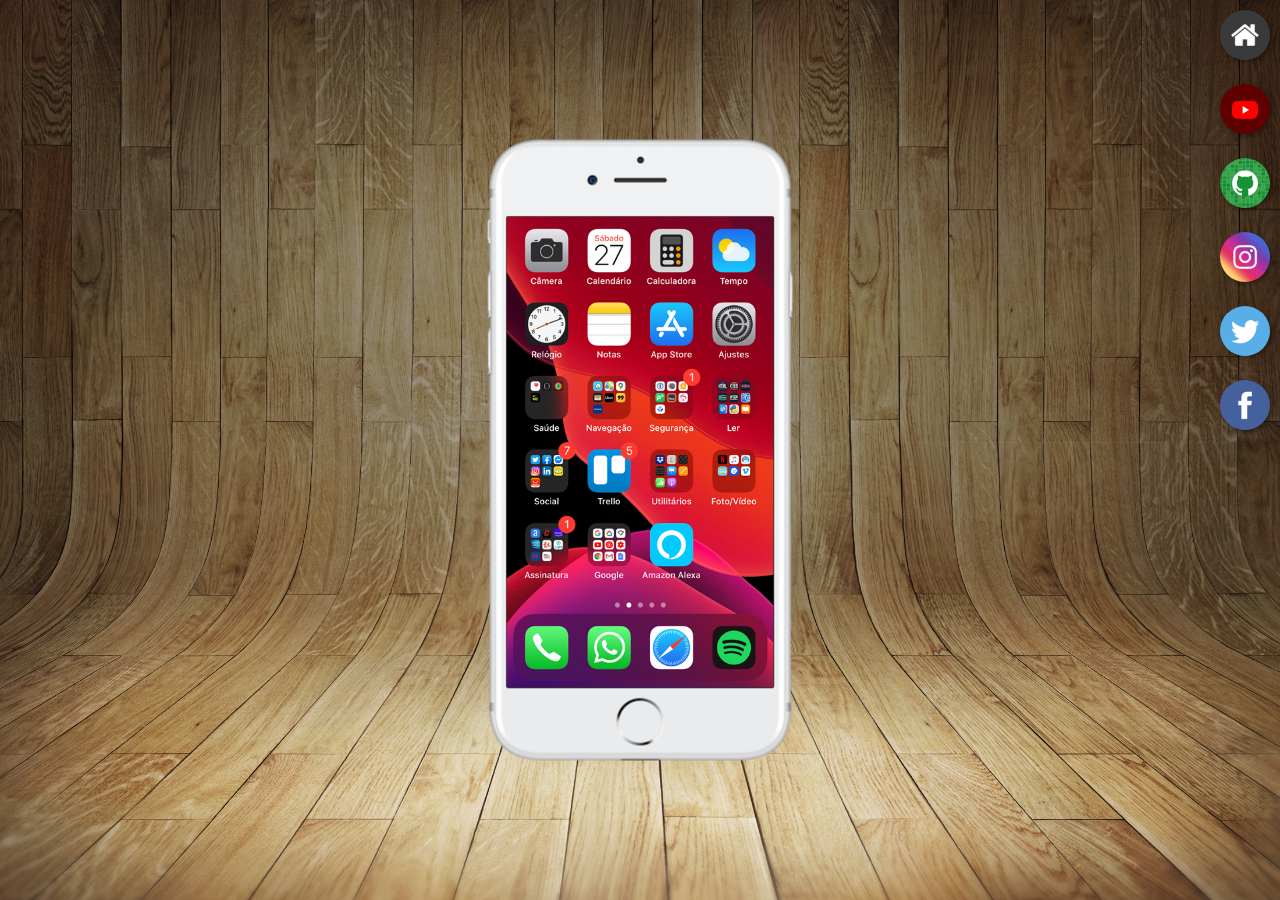
<file: index.html>
<!DOCTYPE html>
<html lang="pt-br">
<head>
    <meta charset="UTF-8">
    <meta name="viewport" content="width=device-width, initial-scale=1.0">
    <link rel="shortcut icon" href="favicon.ico" type="image/x-icon">
    <link rel="stylesheet" href="estilos/style.css">
    <title>Projeto Redes Sociais</title>
</head>
<body>
    <main>
        <section id="telefone">
            <iframe src="home.html" name="tela" id="tela" frameborder="0">
                Seu navegador não é compatível com isso.
            </iframe>
        </section>

        <section id="redes-sociais">
            <a href="home.html" target="tela"><img src="imagens/logo-home.jpg" alt="Home"></a> <br>

            <a href="youtube.html" target="tela"><img src="imagens/logo-youtube.jpg" alt="youtube"></a> <br>

            <a href="github.html" target="tela"><img src="imagens/logo-github.jpg" alt="github"></a> <br>

            <a href="insta.html" target="tela"><img src="imagens/logo-instagram.jpg" alt="instagram"></a> <br>

            <a href="twitter.html" target="tela"><img src="imagens/logo-twitter.jpg" alt="twitter"></a> <br>

            <a href="face.html" target="tela"><img src="imagens/logo-facebook.jpg" alt="facebook"></a> <br>
        </section>
    </main>
</body>
</html>
</file>
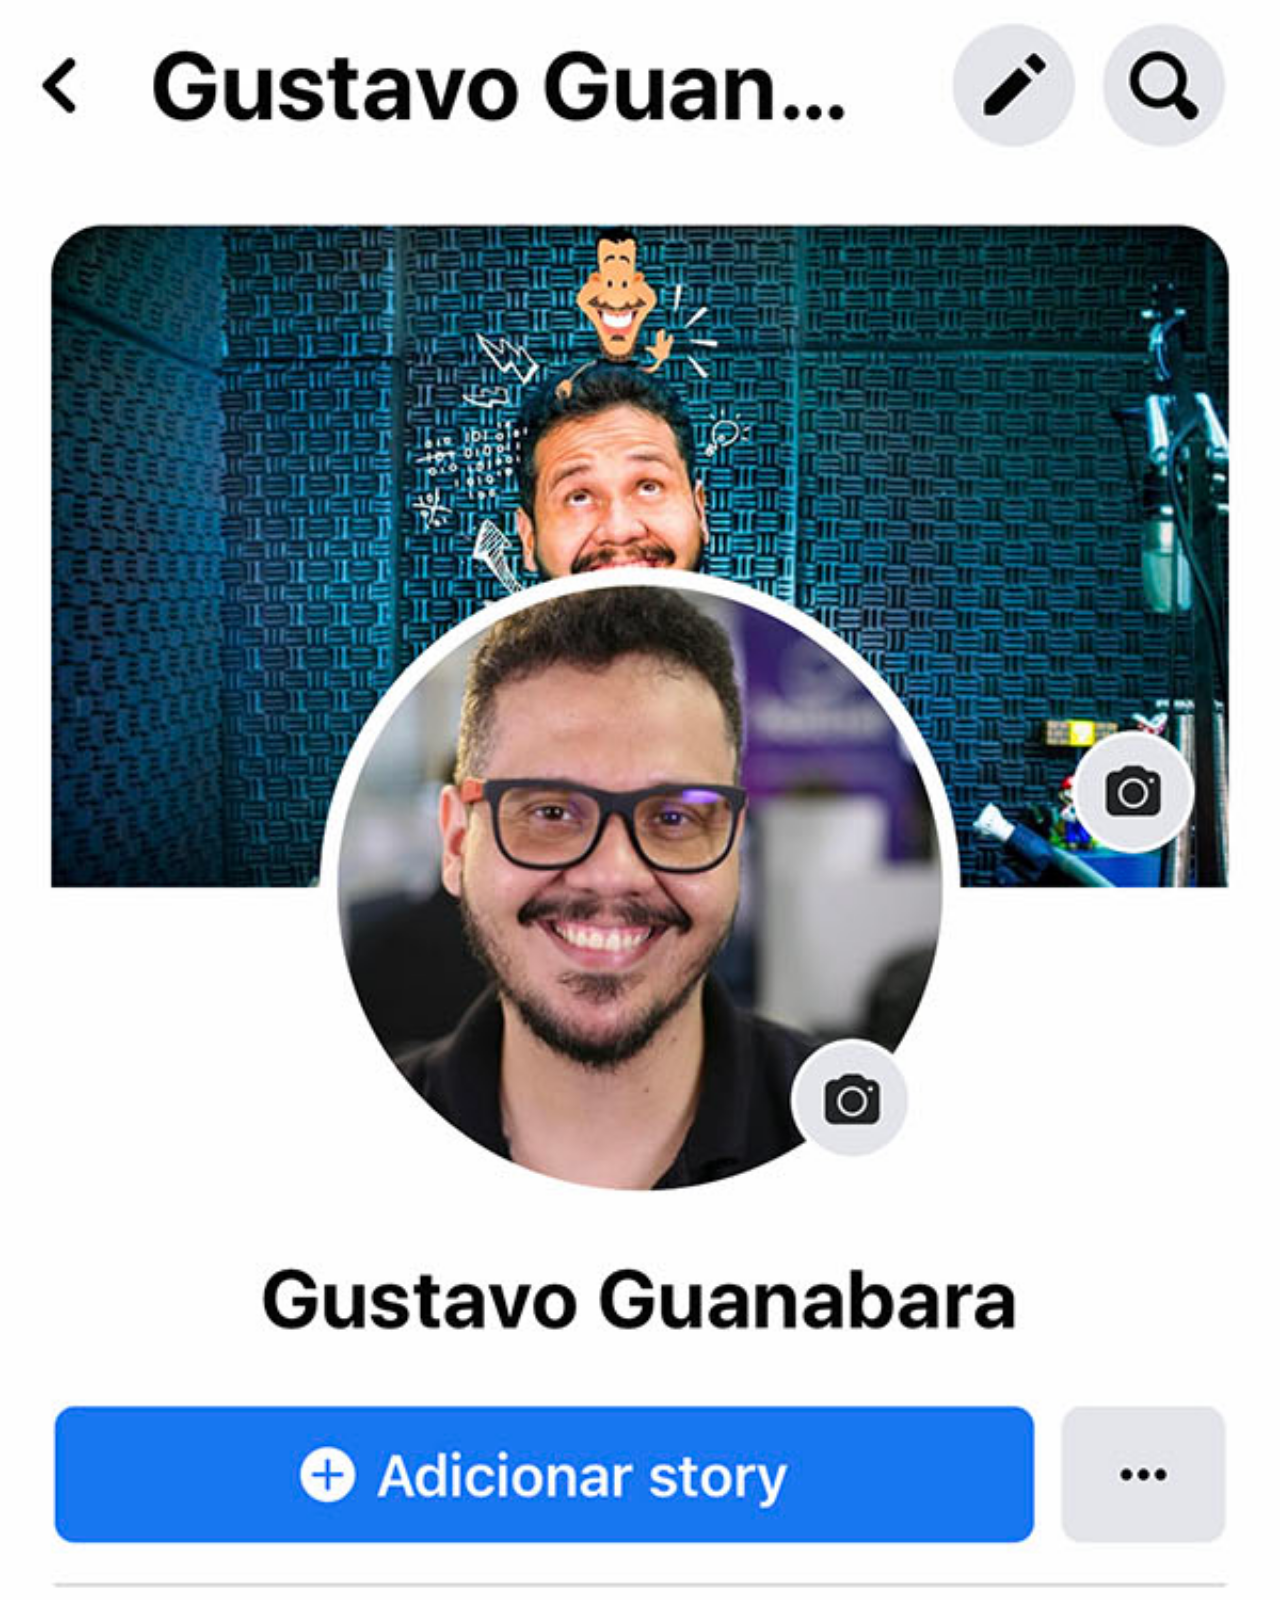
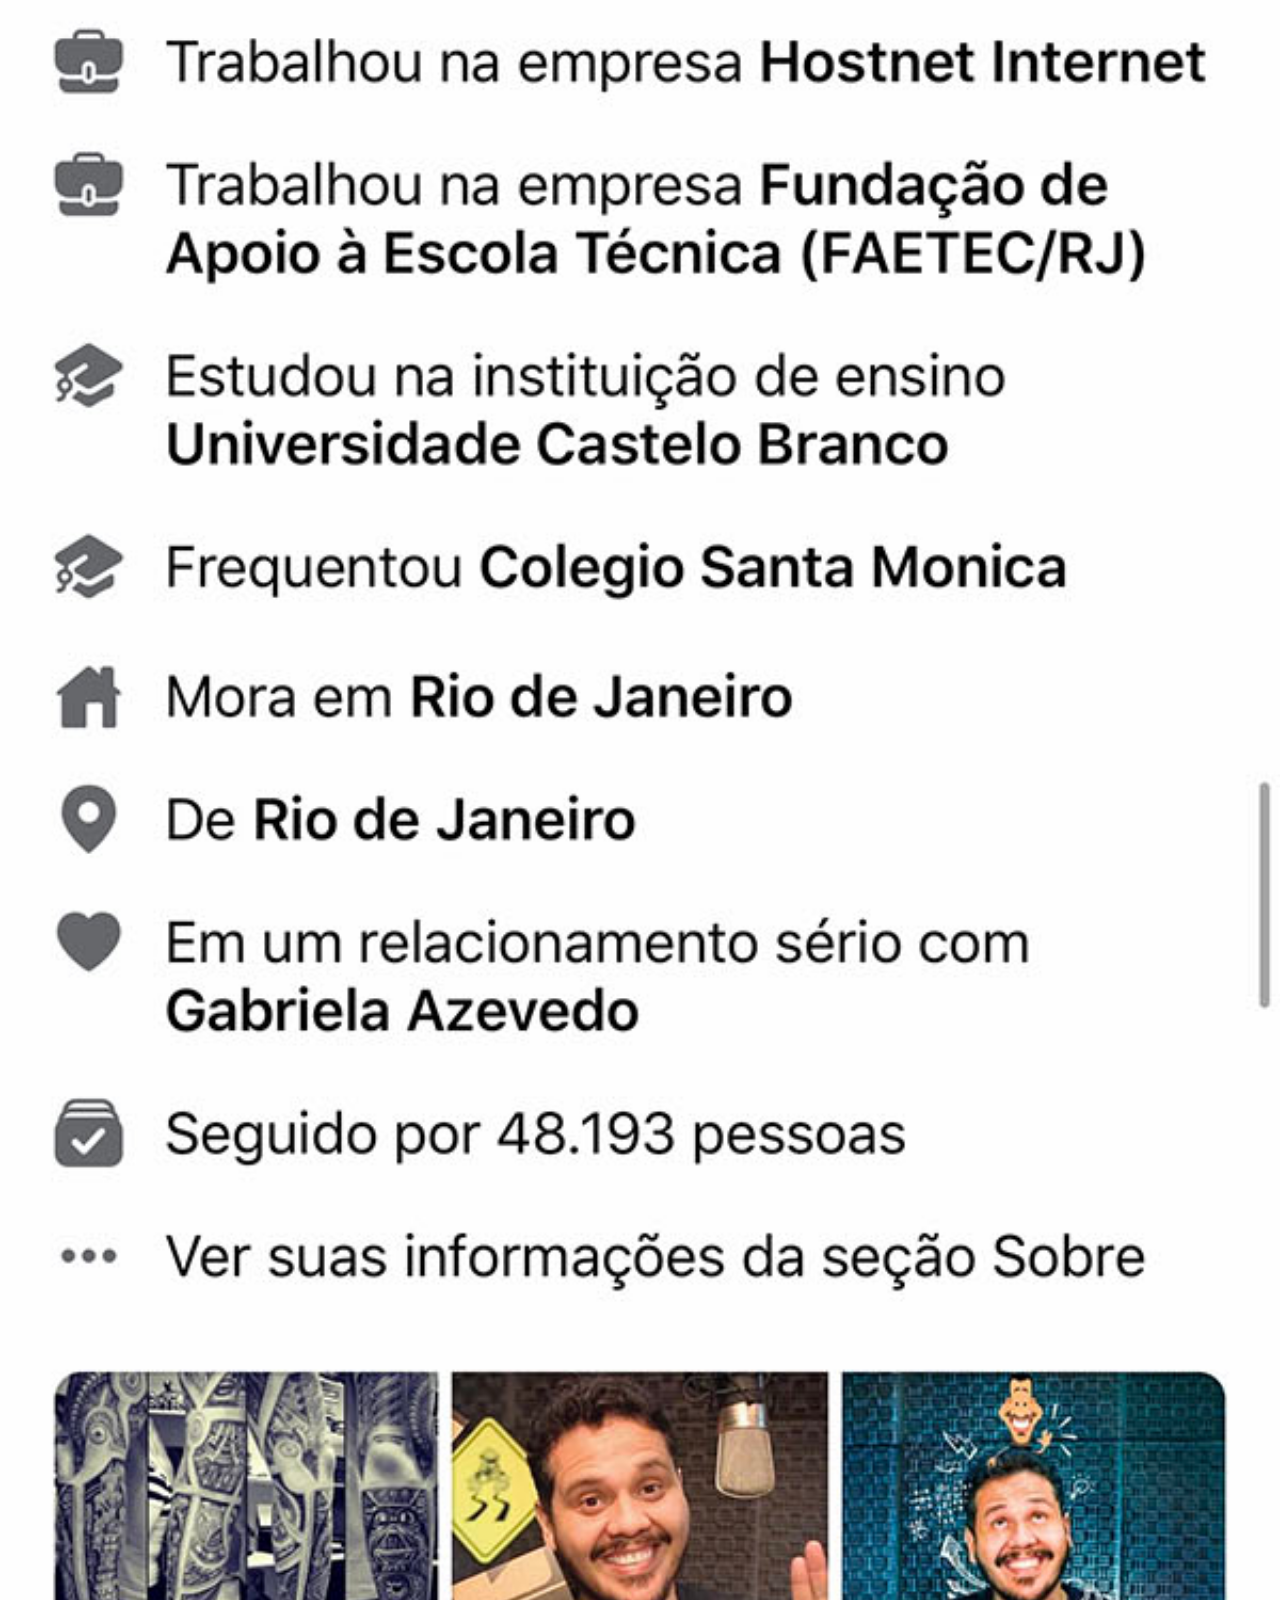
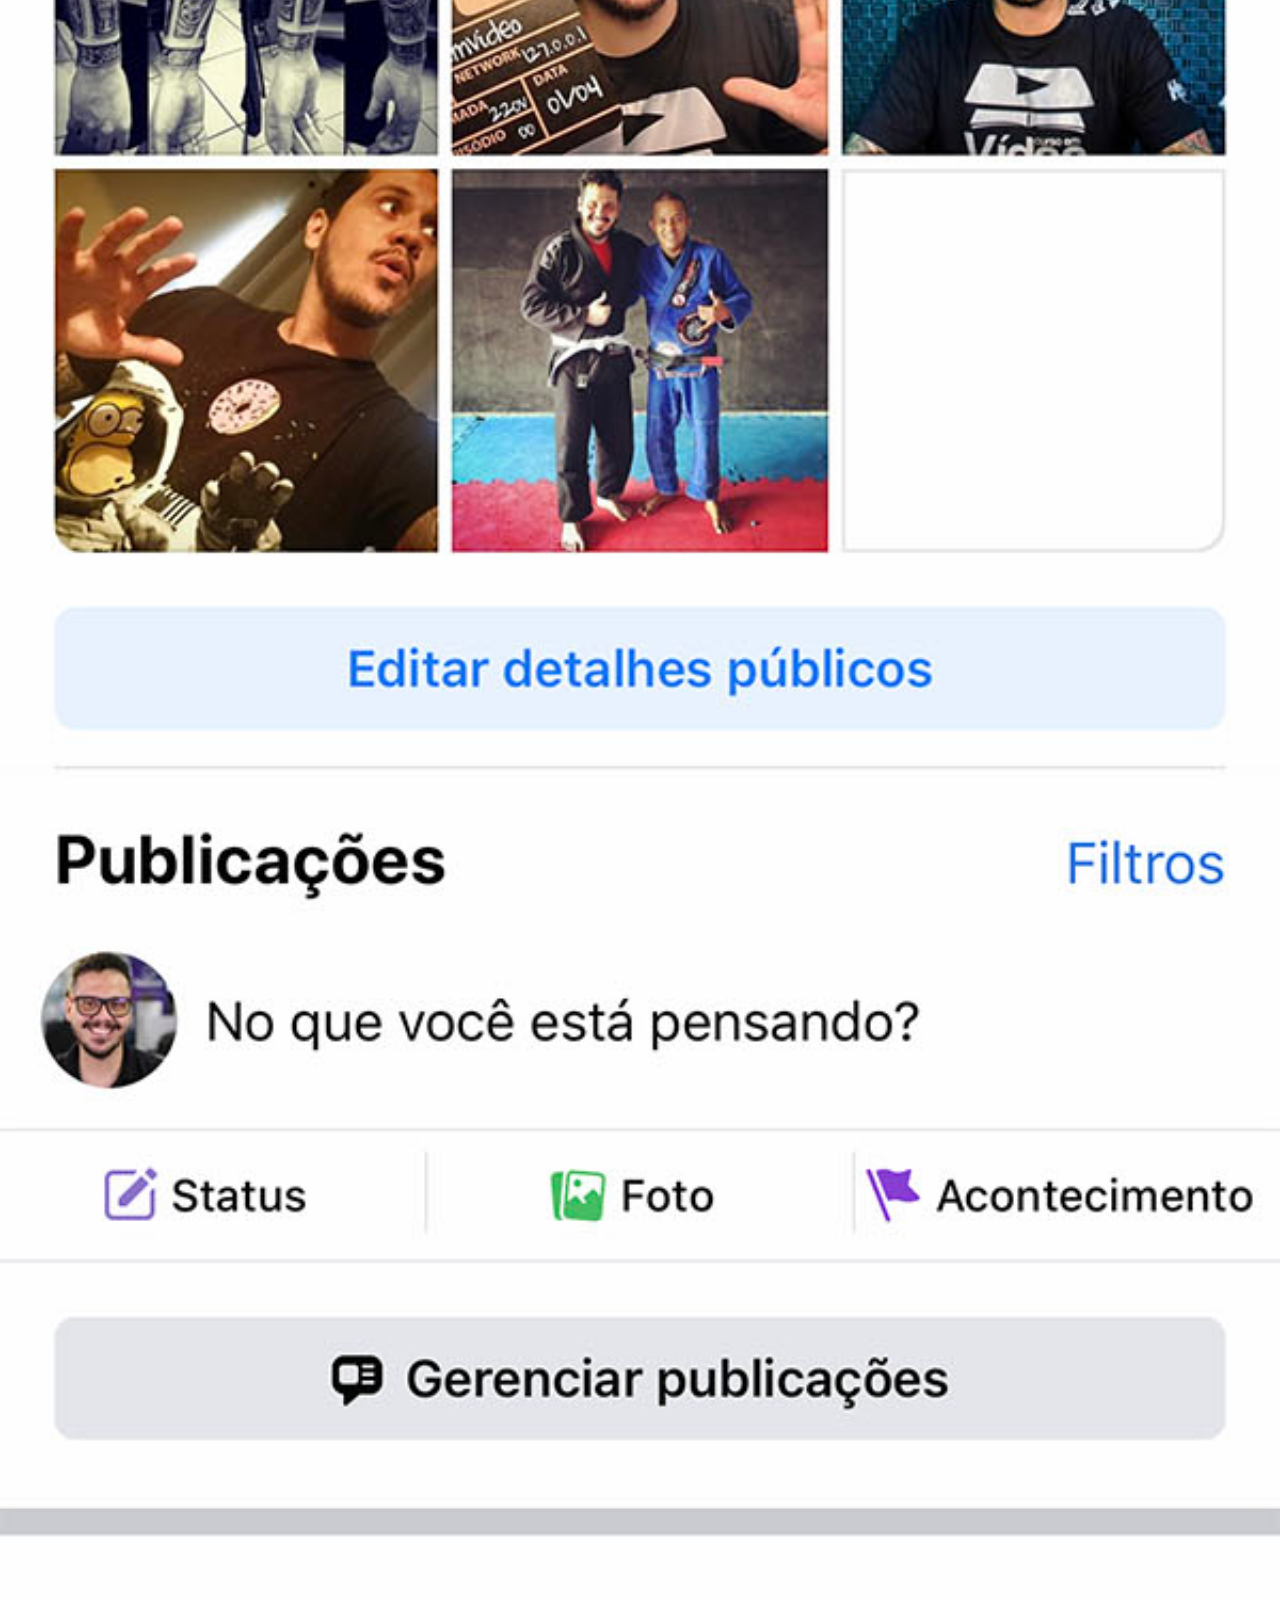
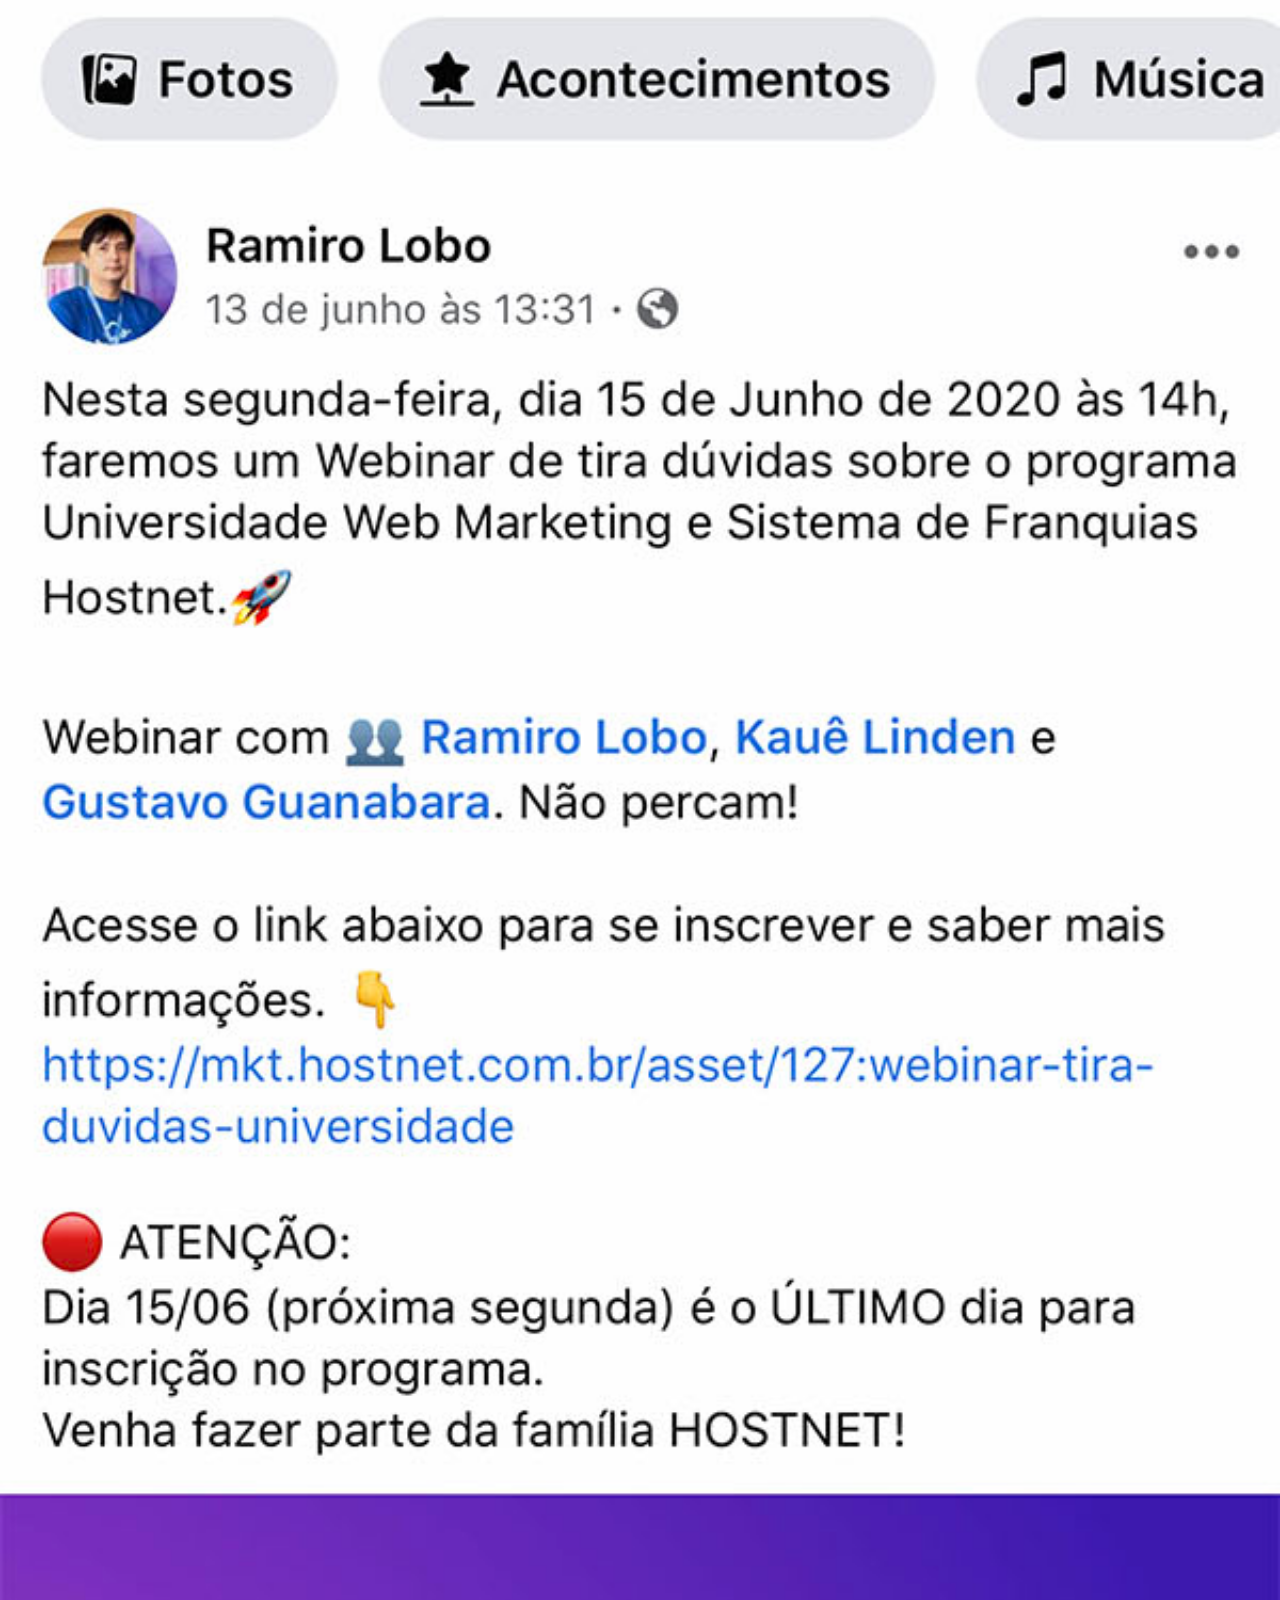
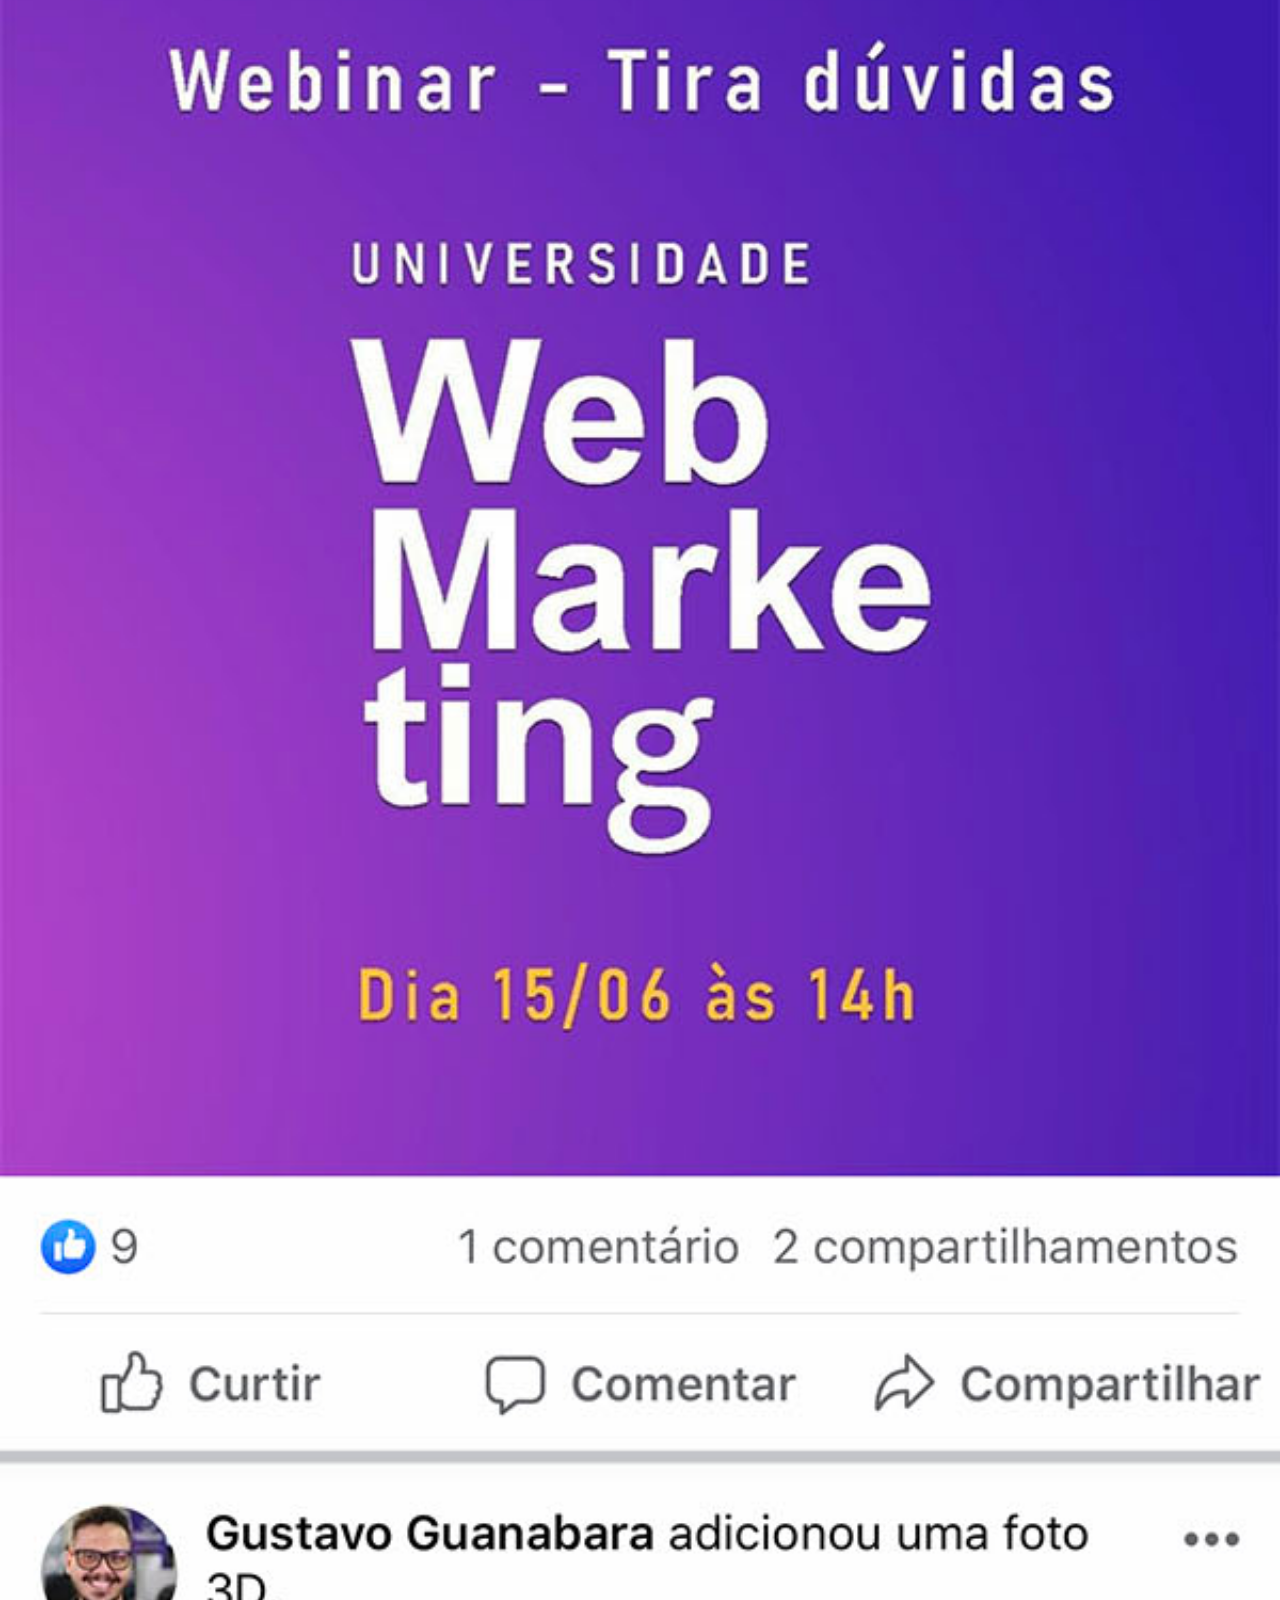
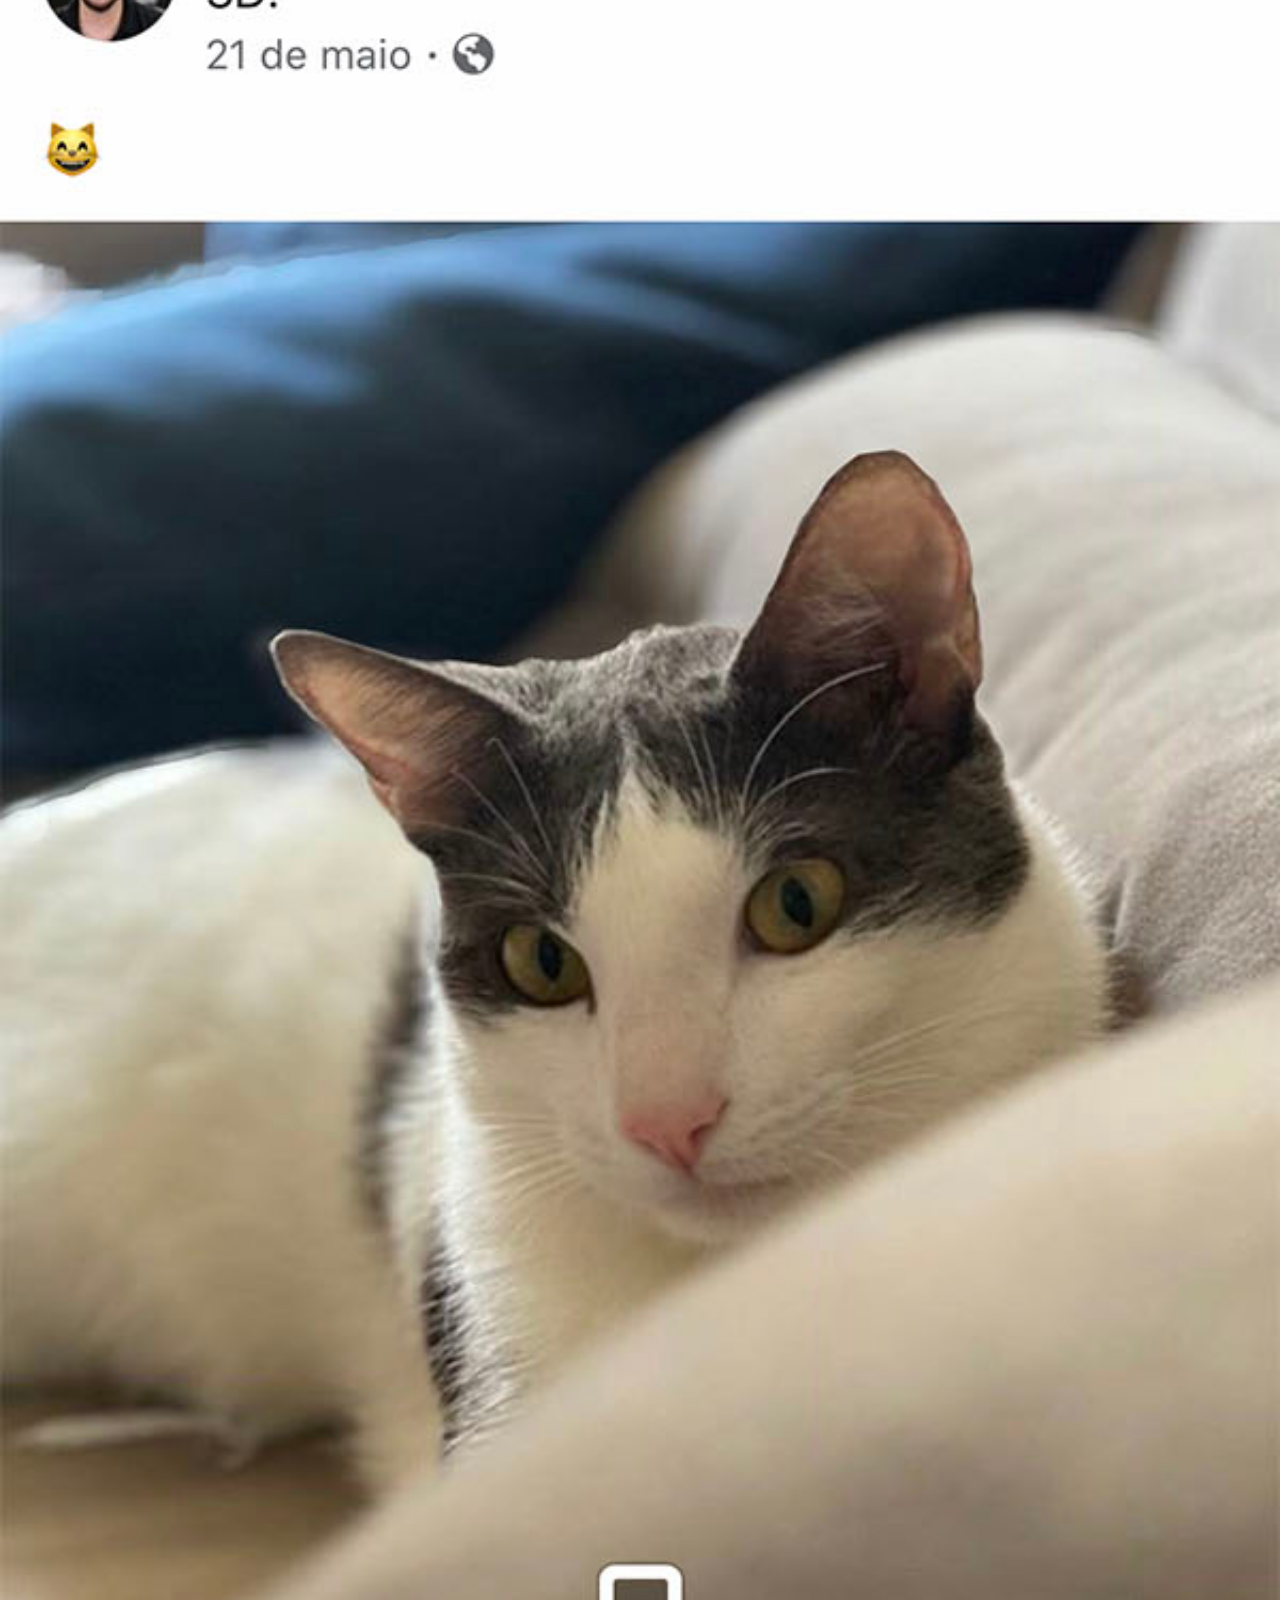
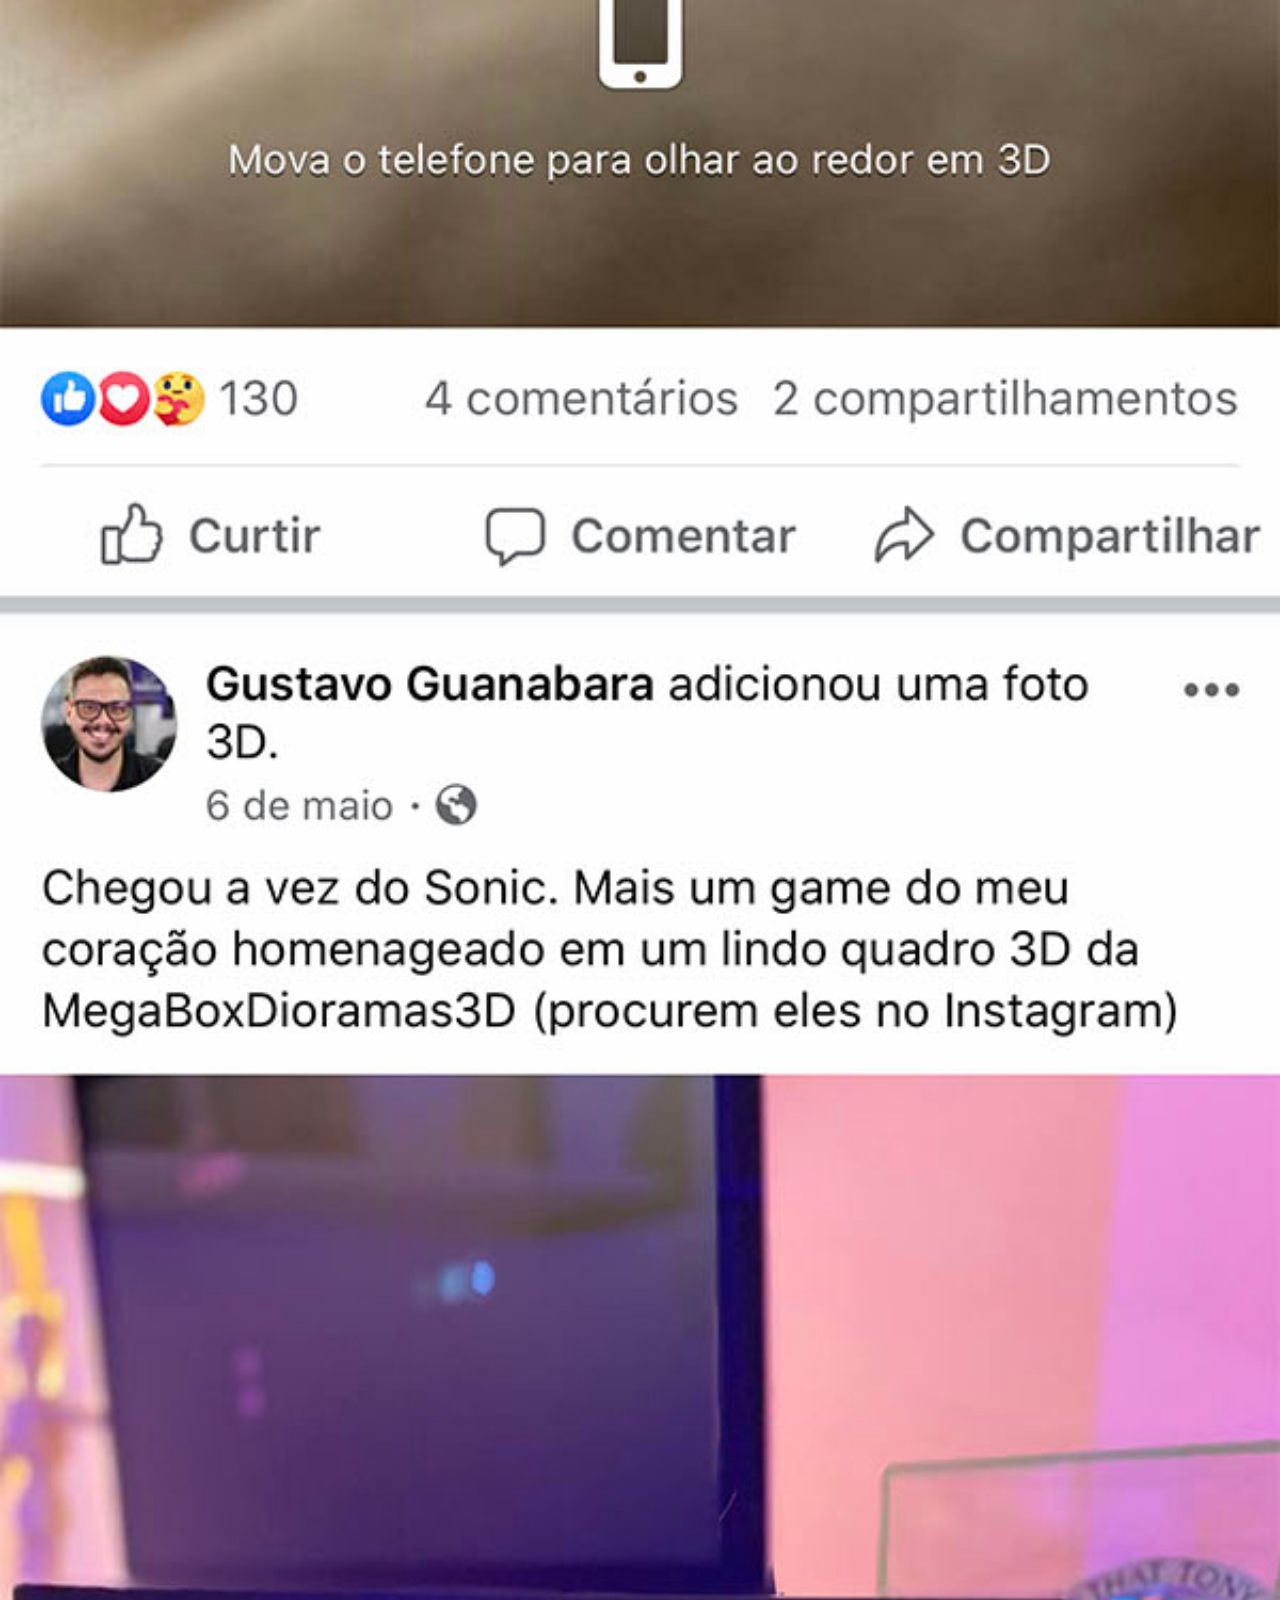
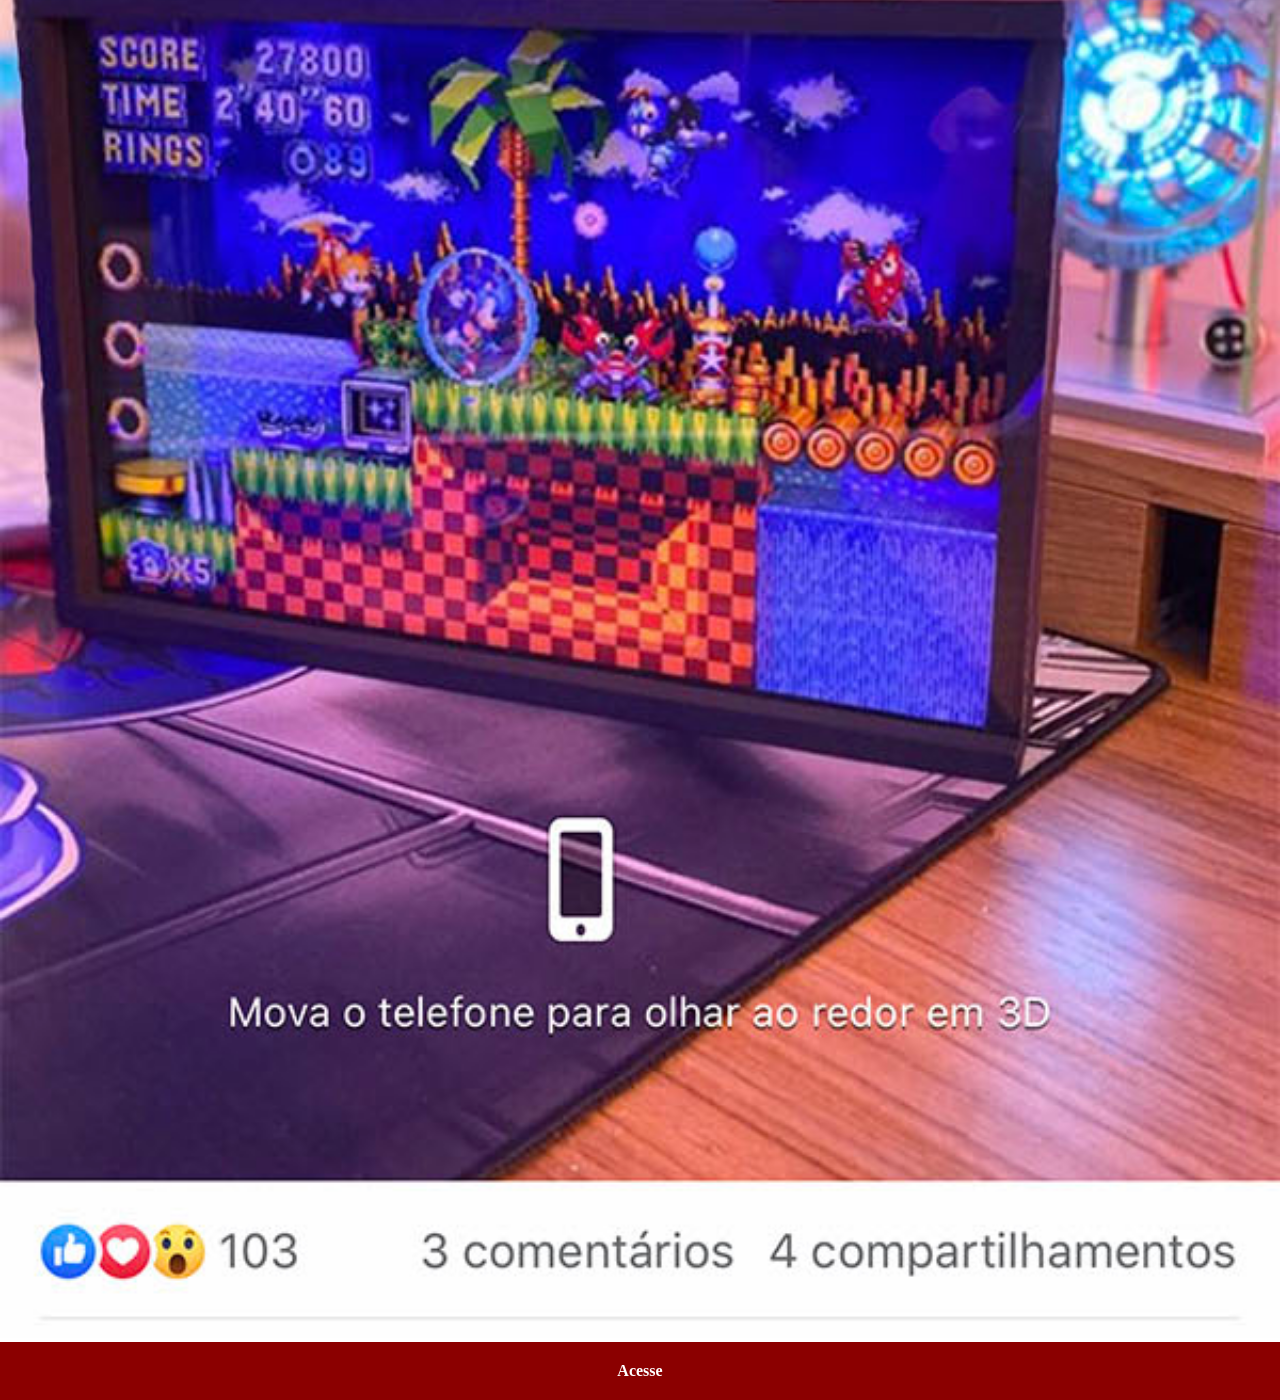
<file: face.html>
<!DOCTYPE html>
<html lang="pt-br">
<head>
    <meta charset="UTF-8">
    <meta name="viewport" content="width=device-width, initial-scale=1.0">
    <title>Facebook</title>
    <link rel="stylesheet" href="estilos/social.css">
</head>
<body>
    <img src="imagens/tela-facebook.jpg" alt="Facebook">
    <a href="https://www.facebook.com/gustavoguanabara/" target="_blank">Acesse</a>
</body>
</html>
</file>
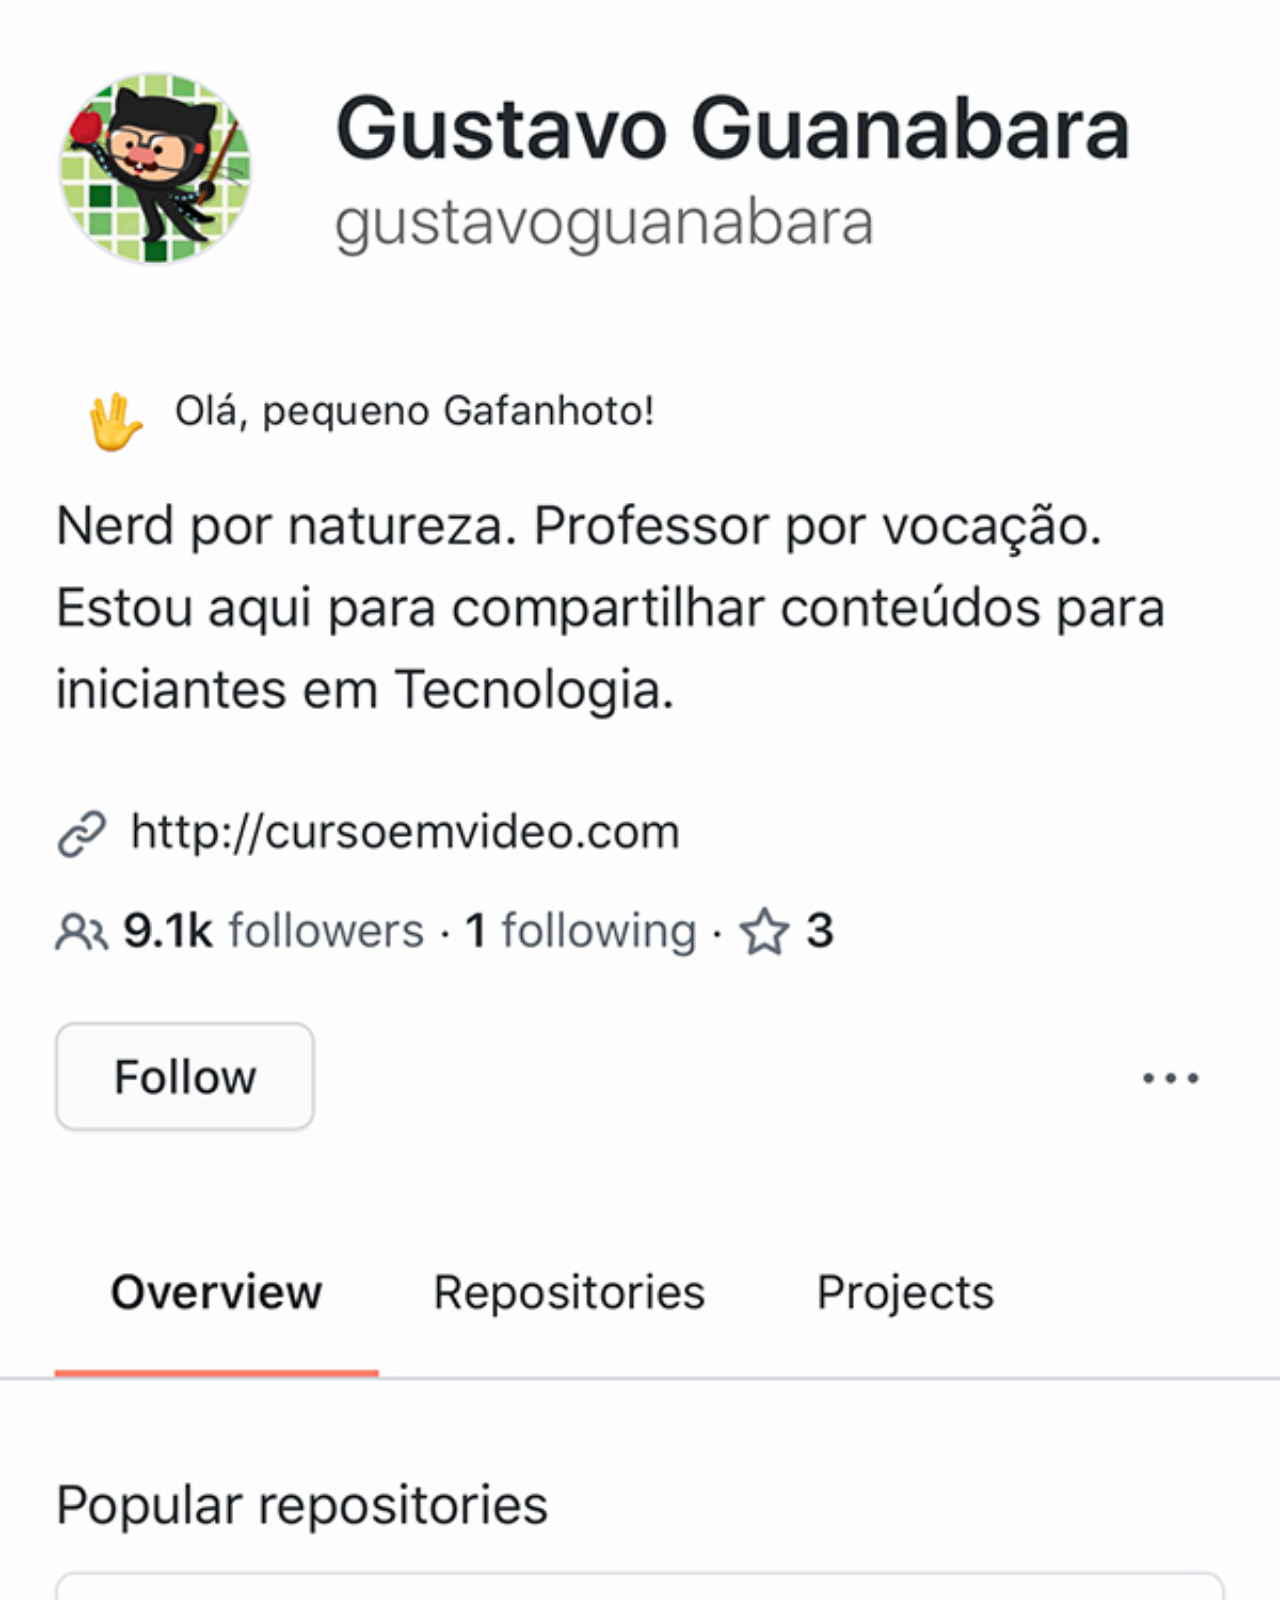
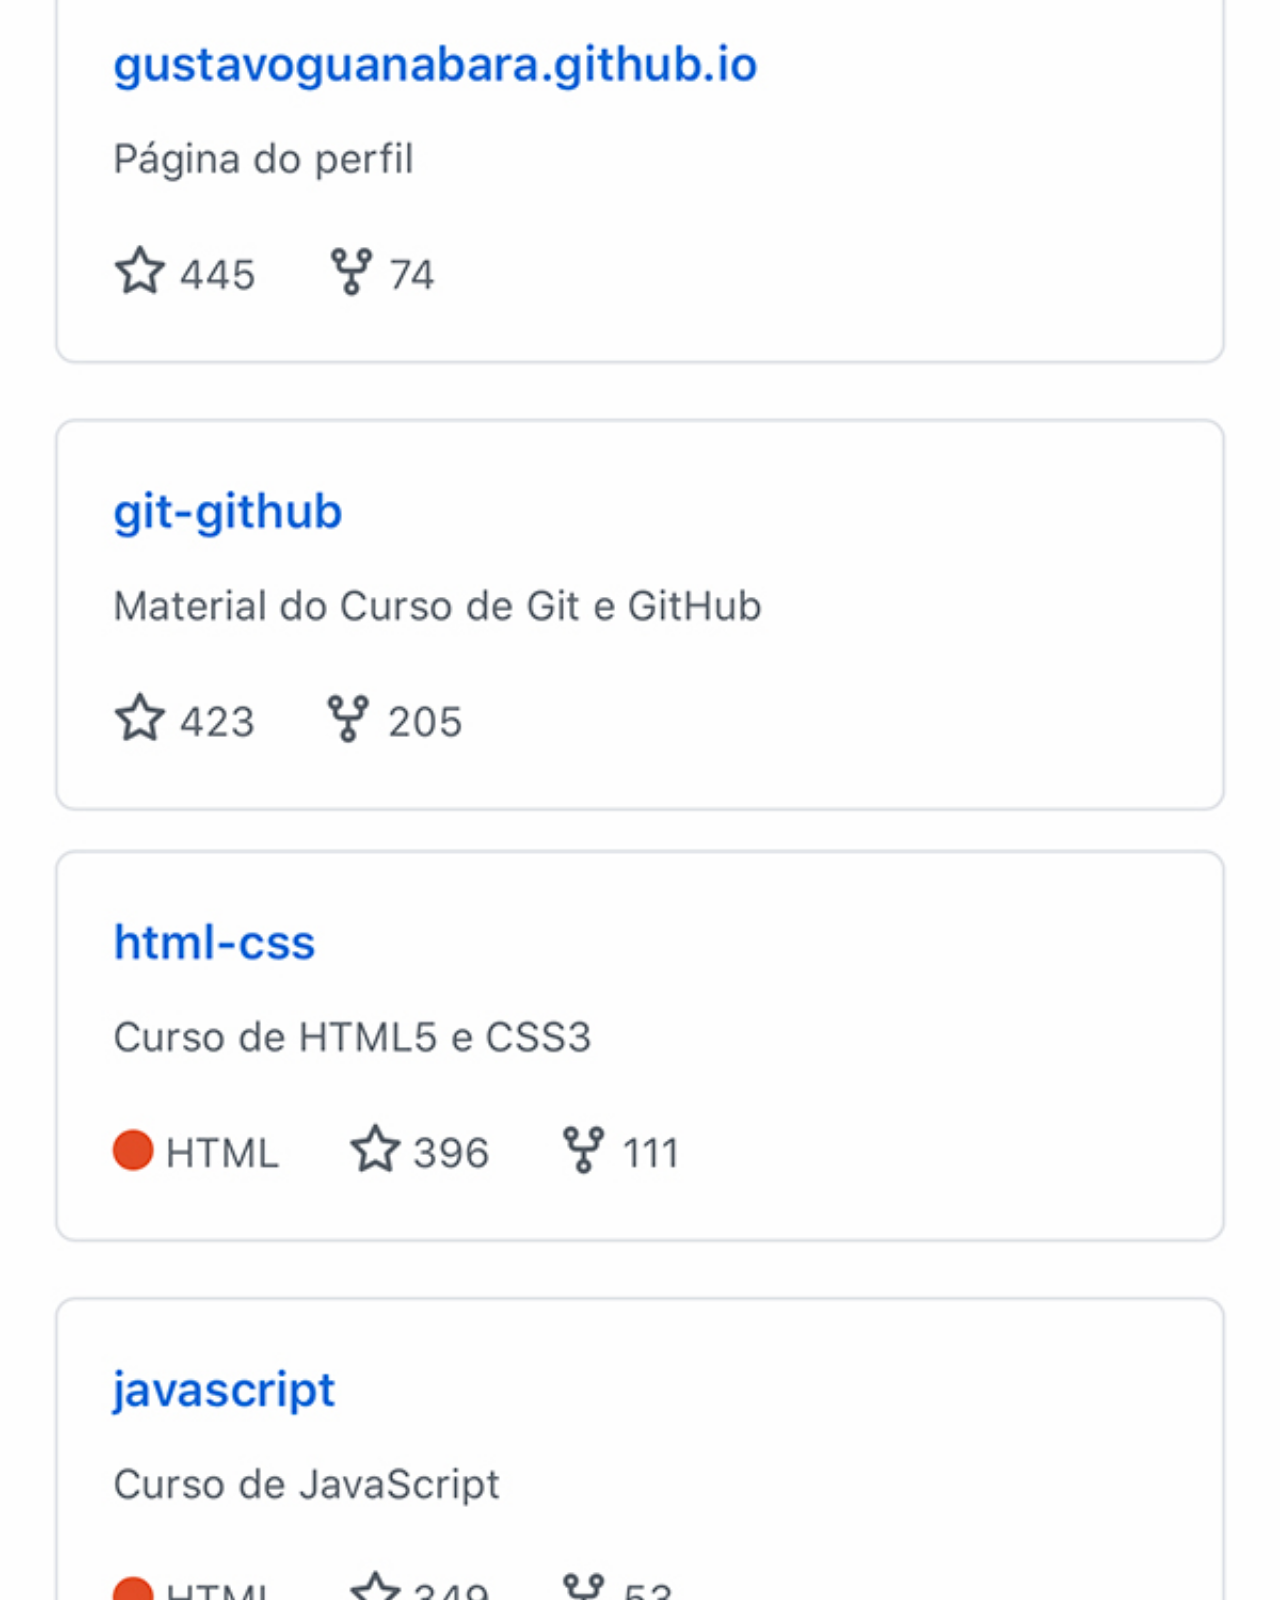
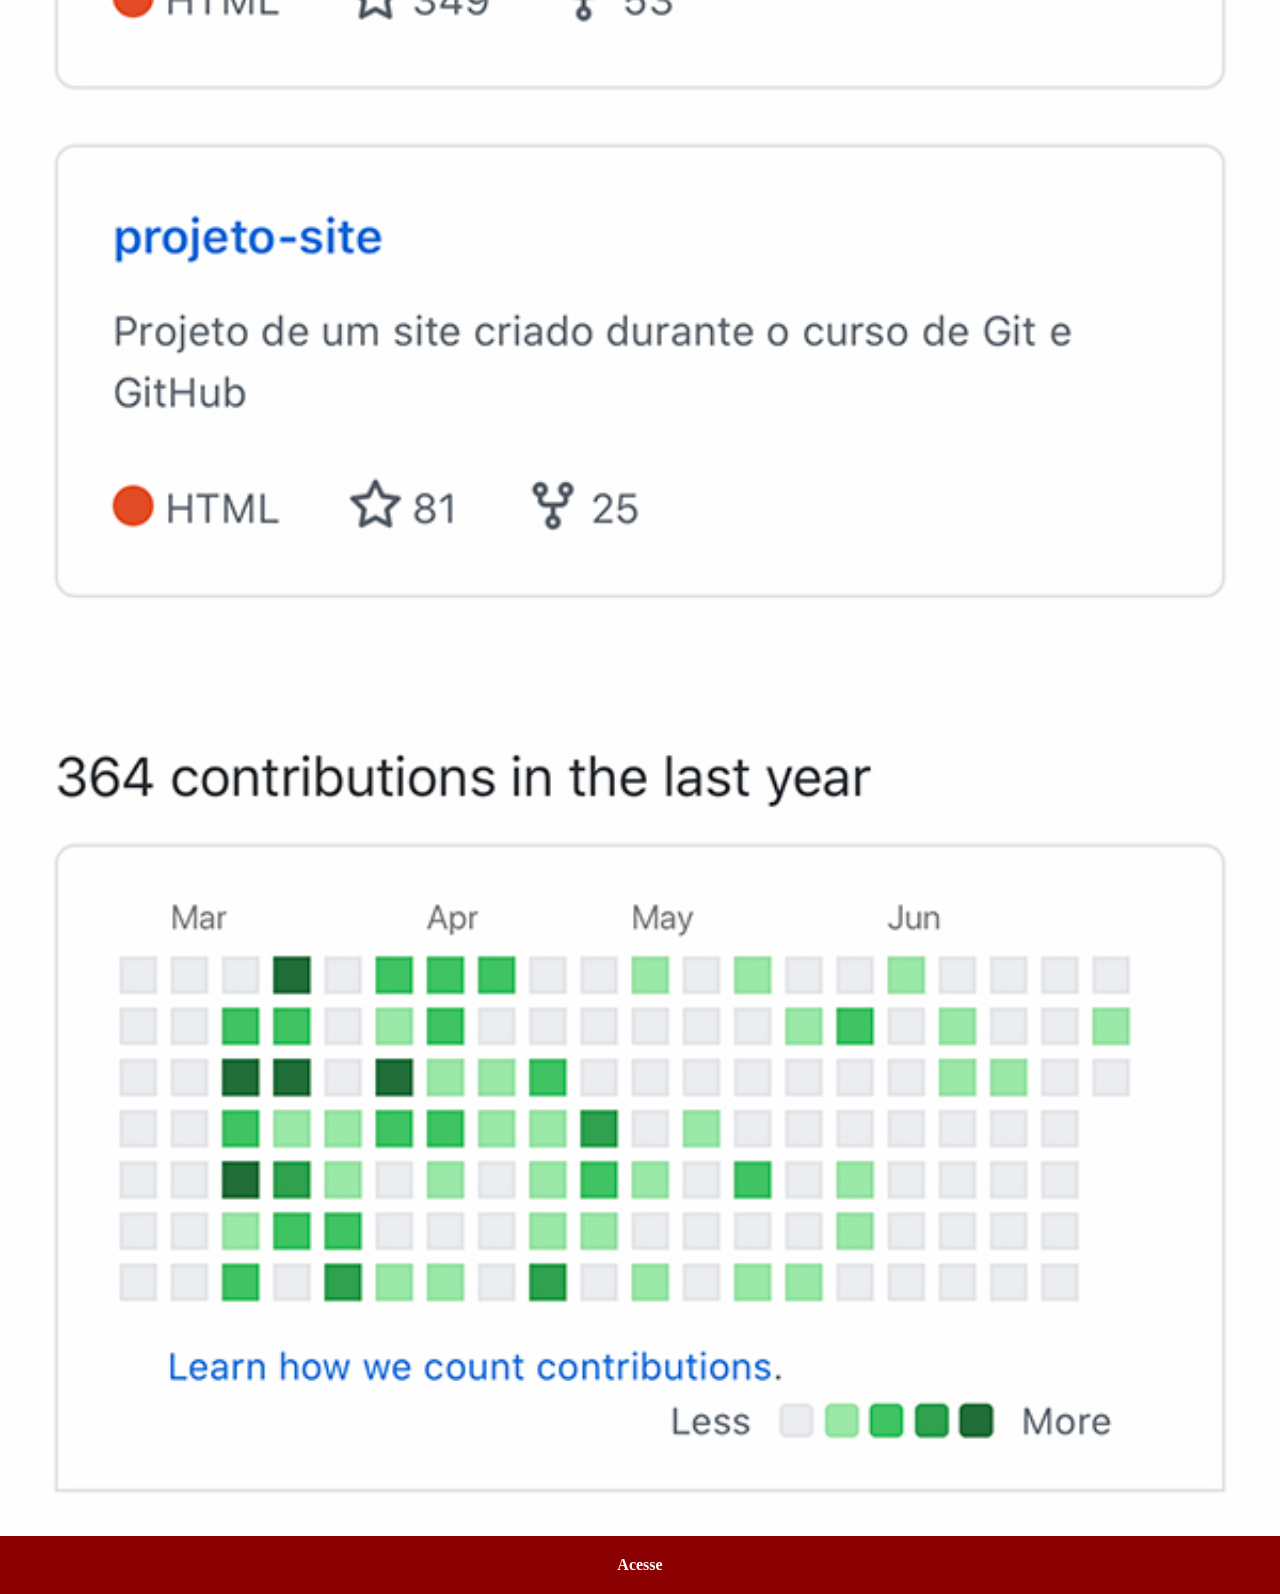
<file: github.html>
<!DOCTYPE html>
<html lang="pt-br">
<head>
    <meta charset="UTF-8">
    <meta name="viewport" content="width=device-width, initial-scale=1.0">
    <title>GitHub</title>
    <link rel="stylesheet" href="estilos/social.css">
</head>
<body>
    <img src="imagens/tela-github.jpg" alt="GitHub">
    <a href="https://github.com/gustavoguanabara/" target="_blank">Acesse</a>
</body>
</html>
</file>
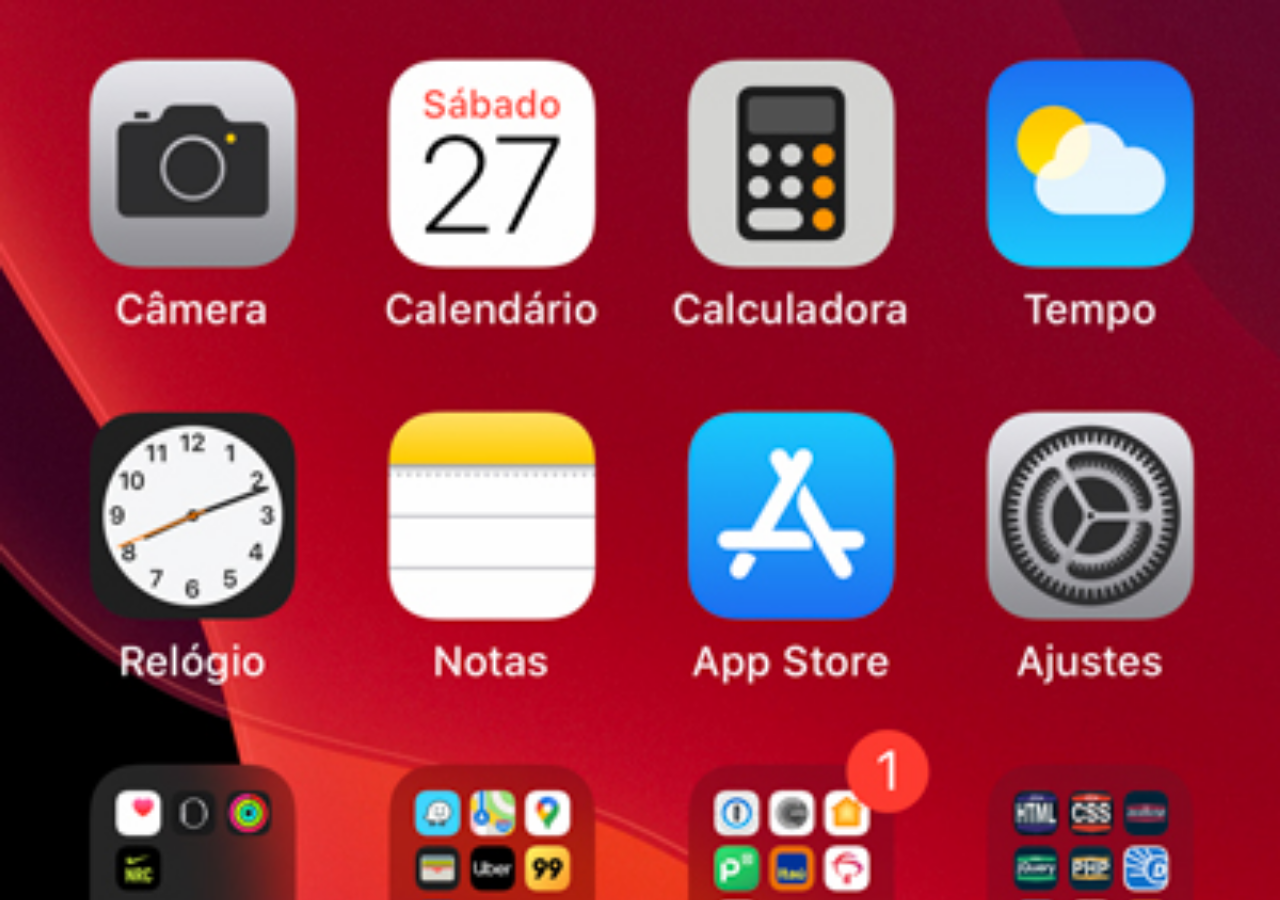
<file: home.html>
<!DOCTYPE html>
<html lang="pt-br">
<head>
    <meta charset="UTF-8">
    <meta name="viewport" content="width=device-width, initial-scale=1.0">
    <title>Home</title>
</head>
<style>
    * {
        margin: 0px;
        padding: 0px;
    }
    body {
        width: 100vw;
        height: 100vh;
        background: black url('imagens/tela-home.jpg') no-repeat top center;
        background-size: cover;
    }
</style>
<body>
    
</body>
</html>
</file>
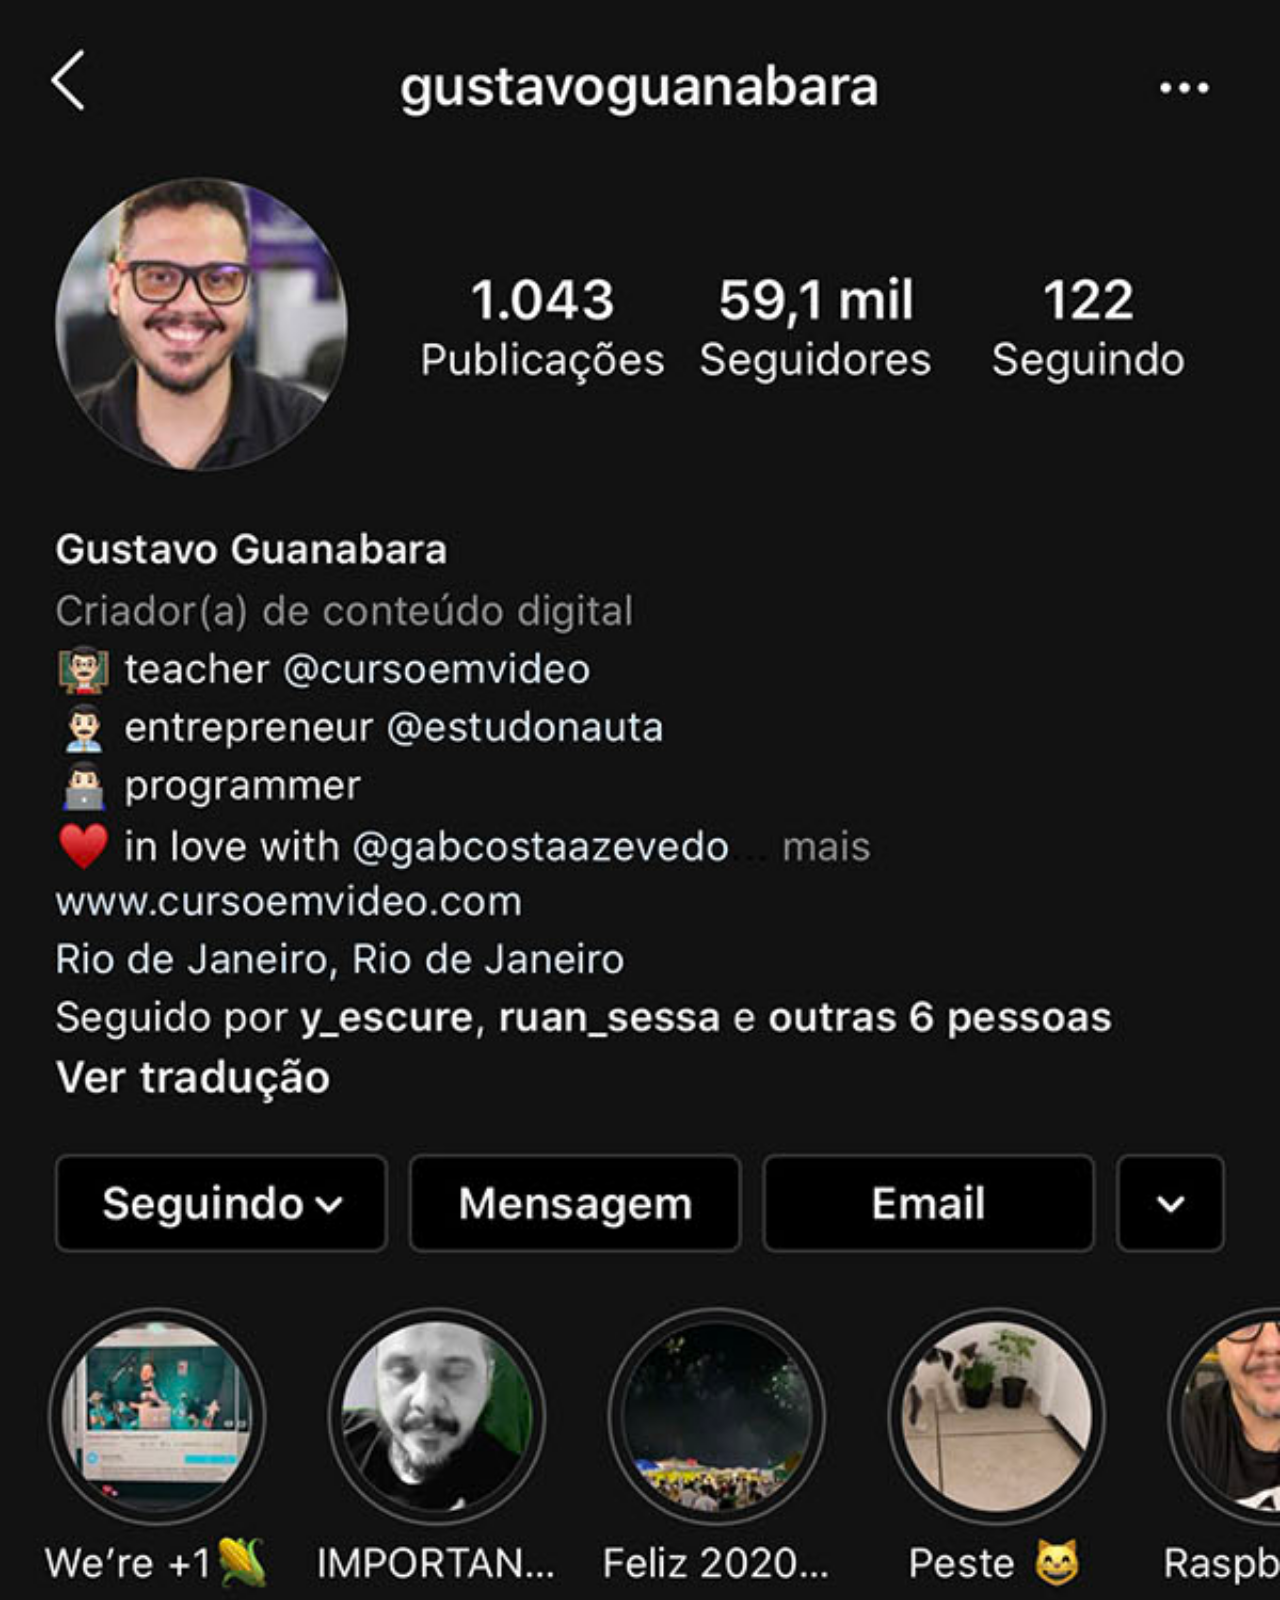
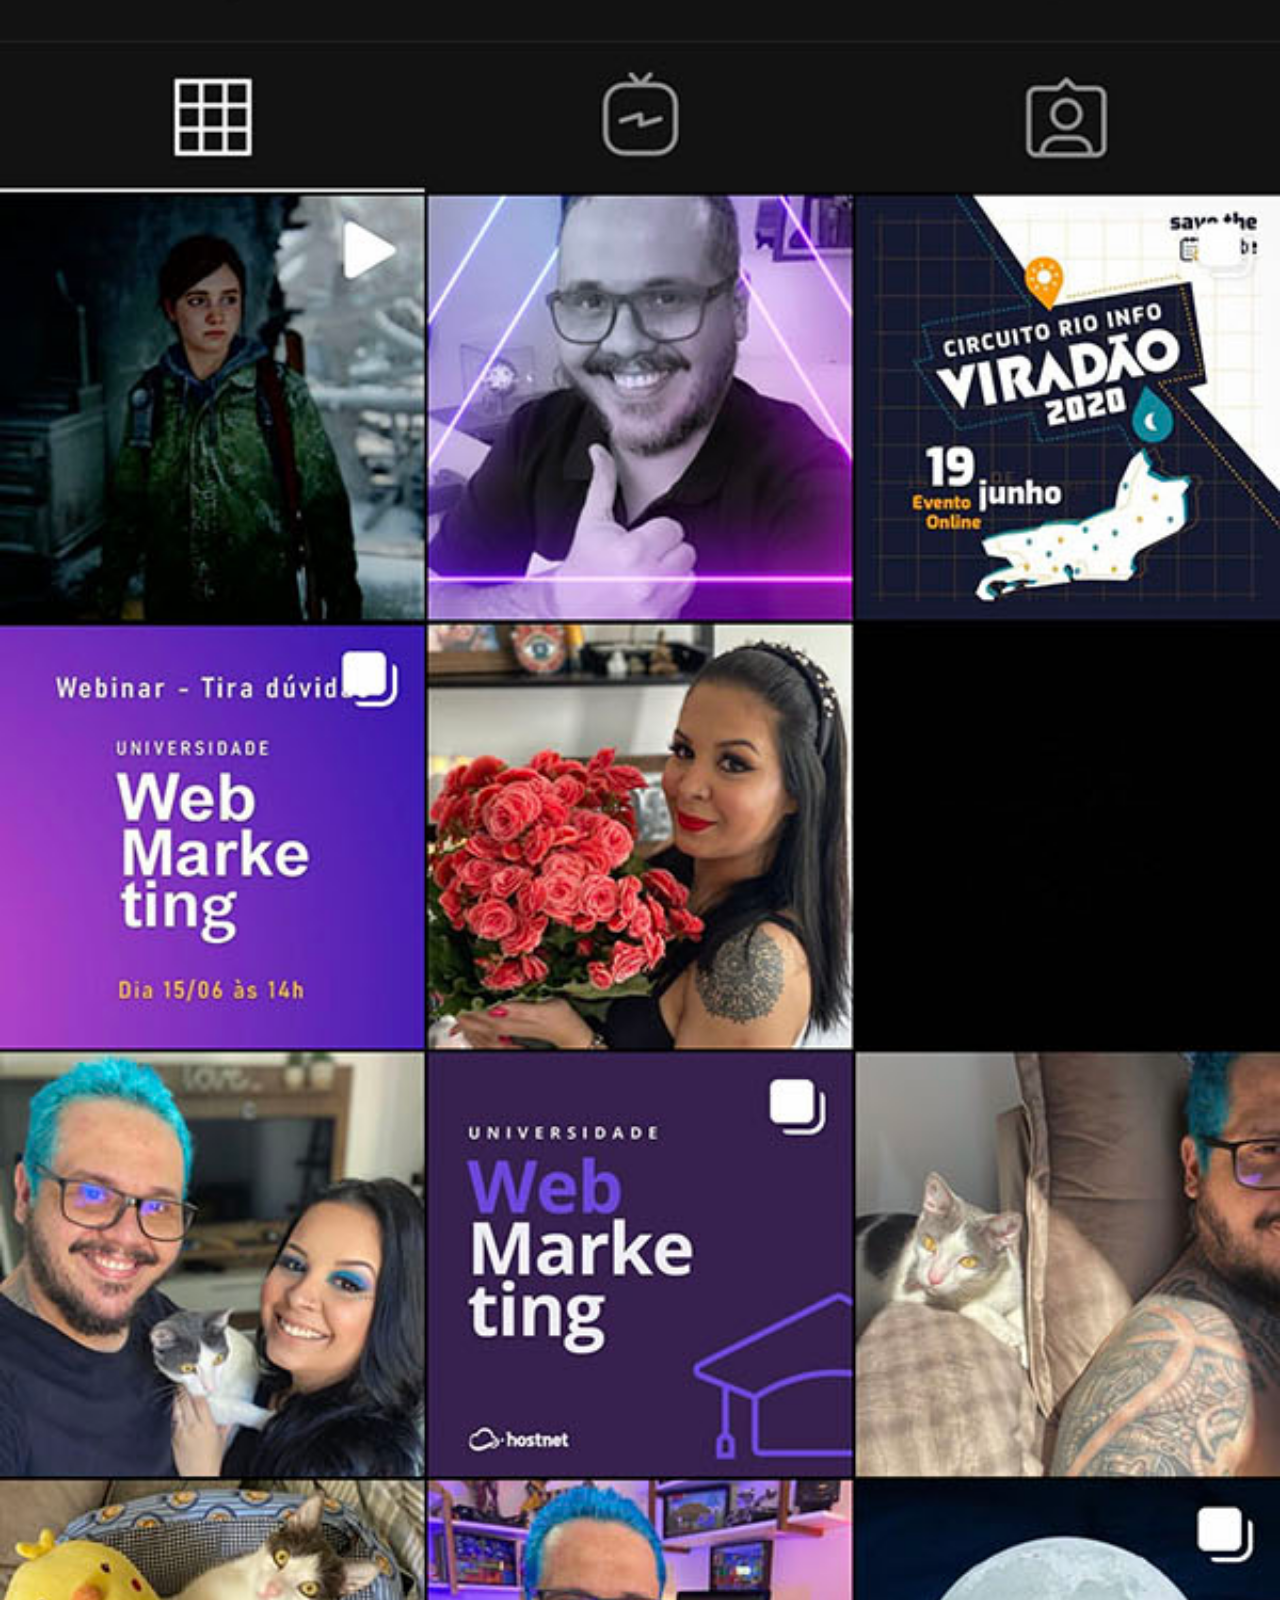
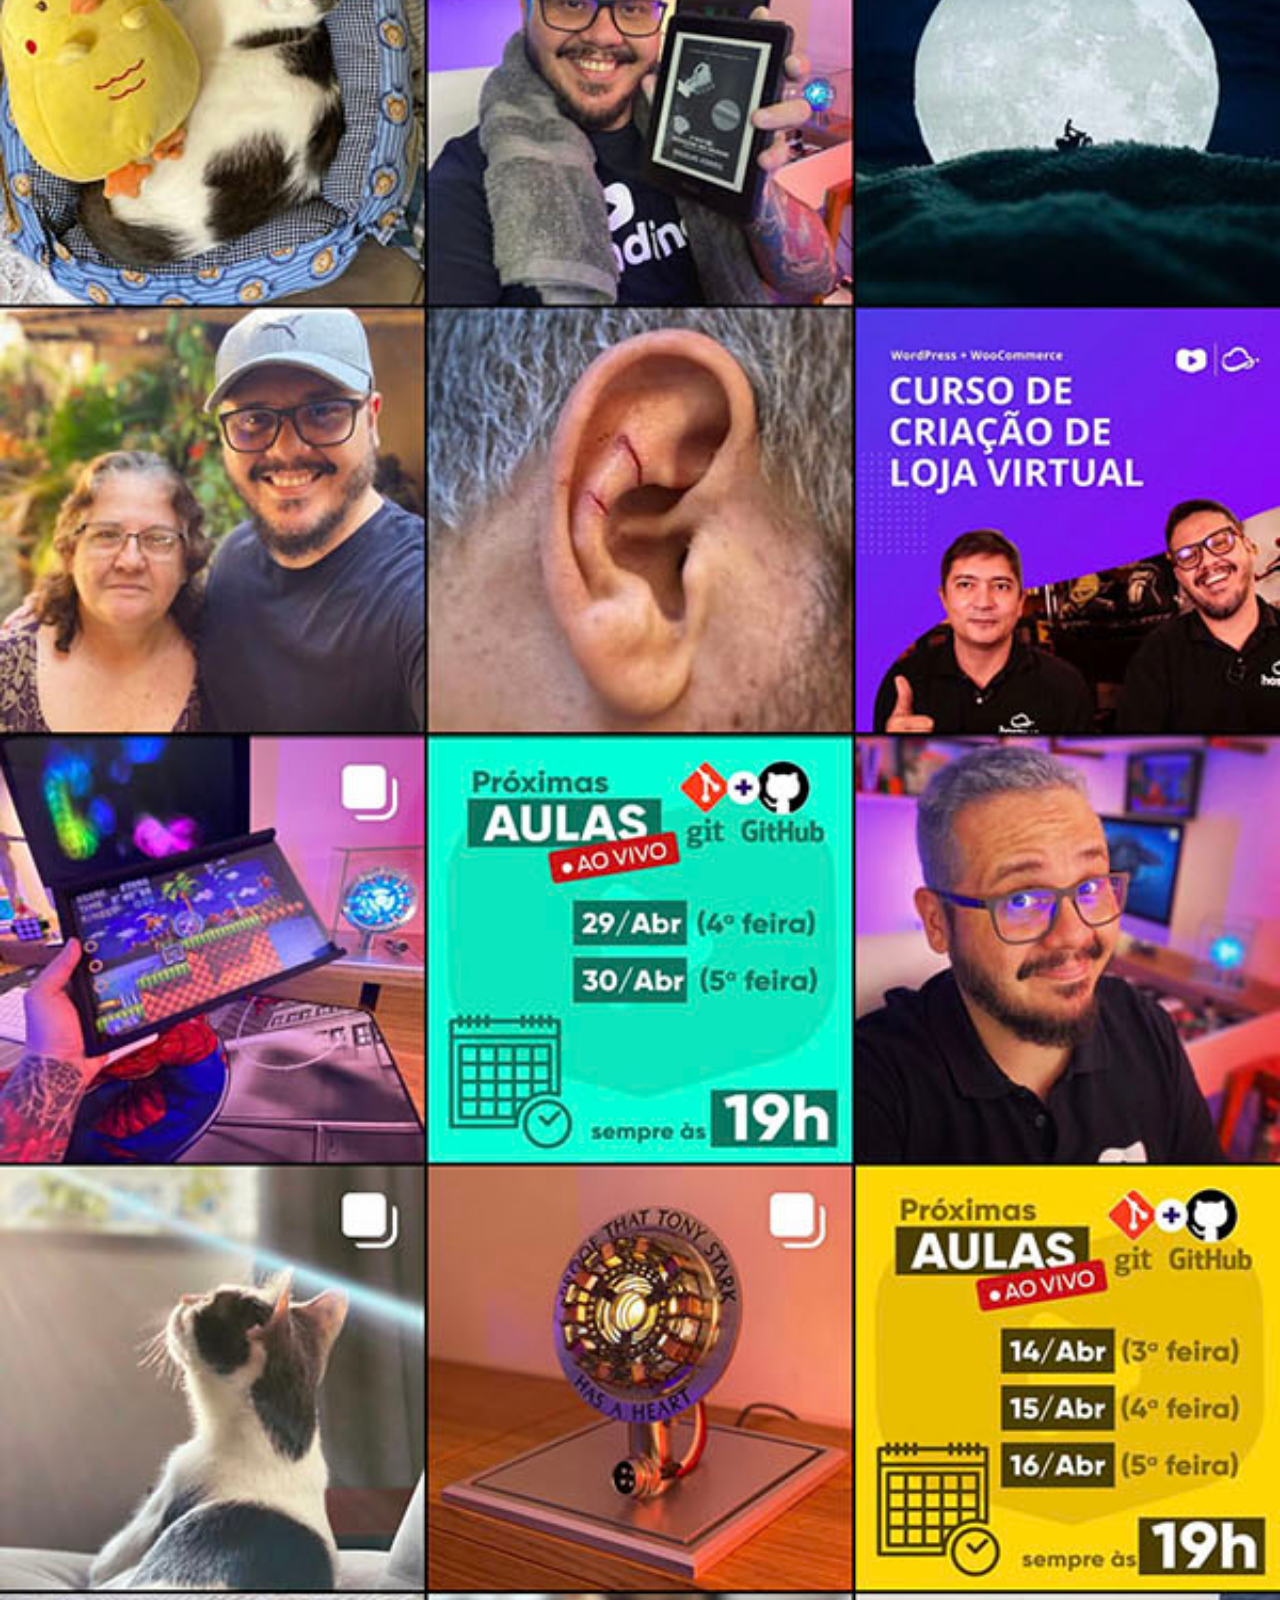
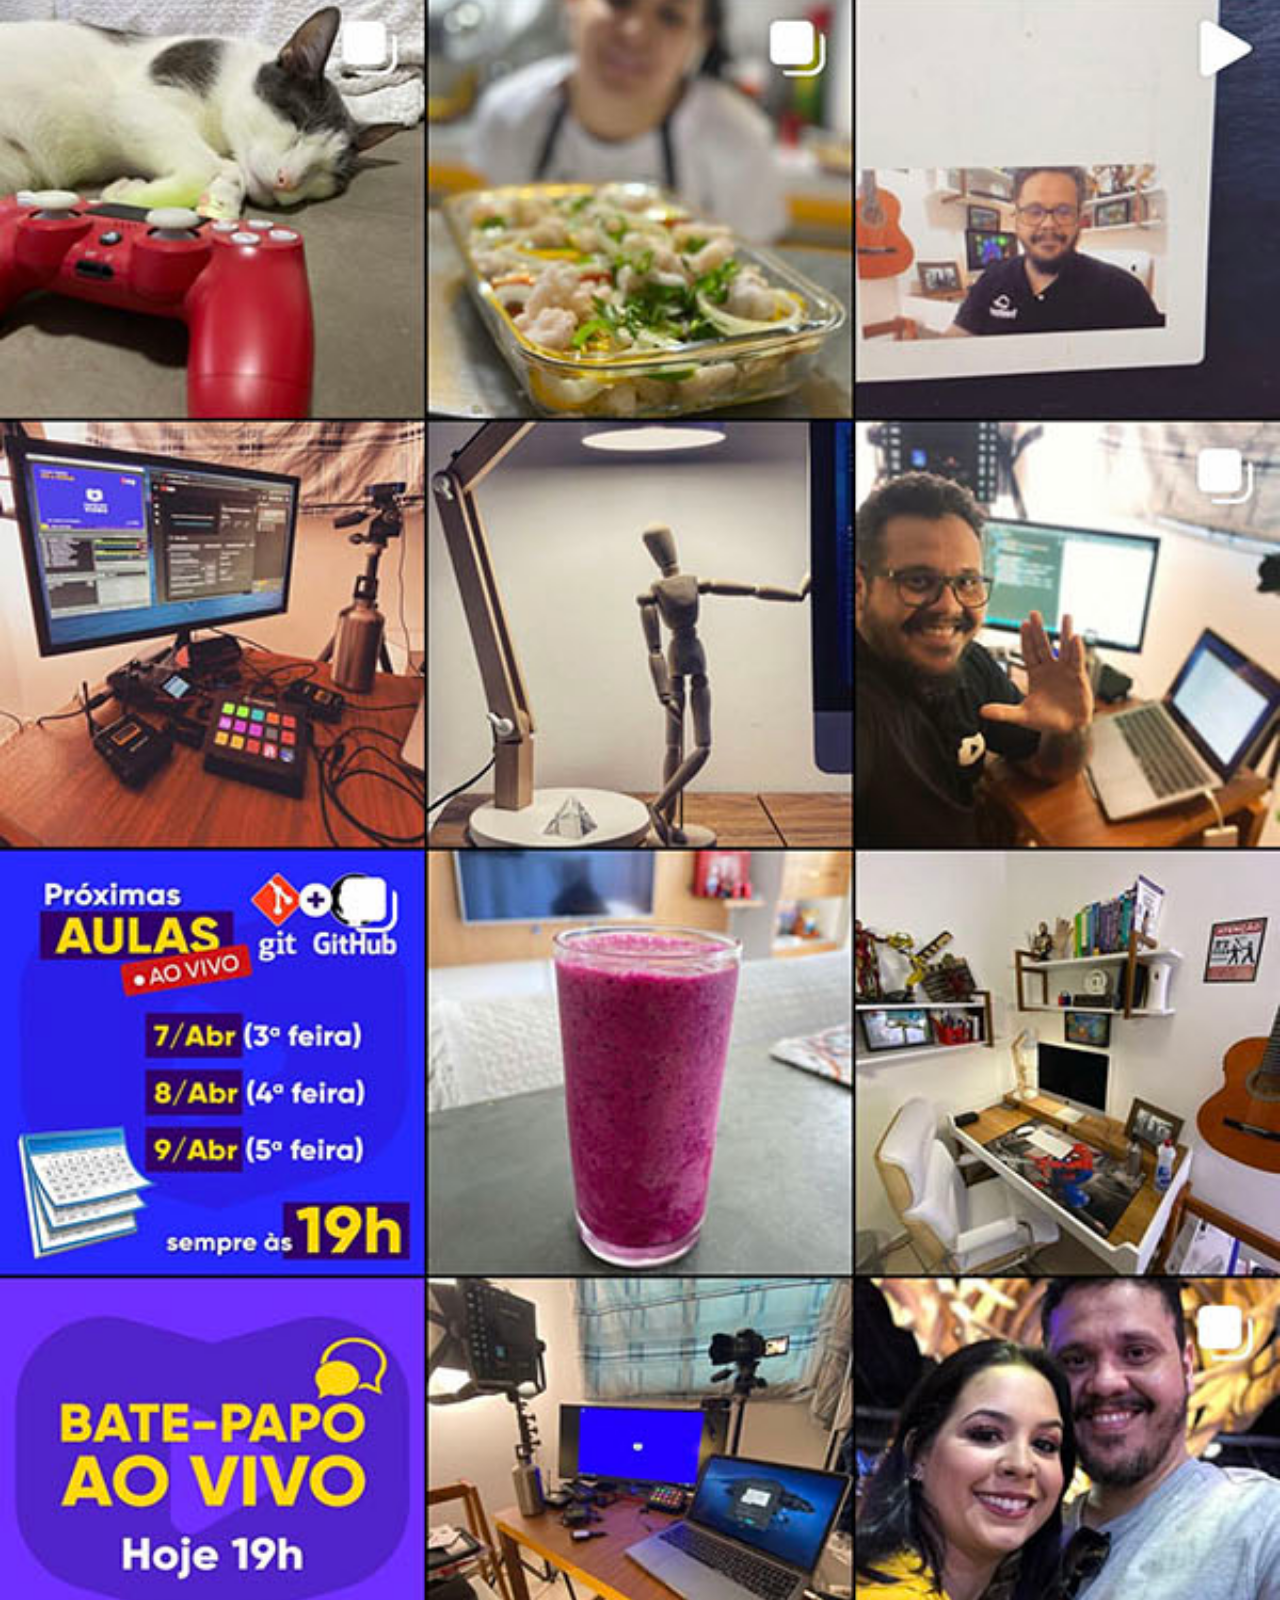
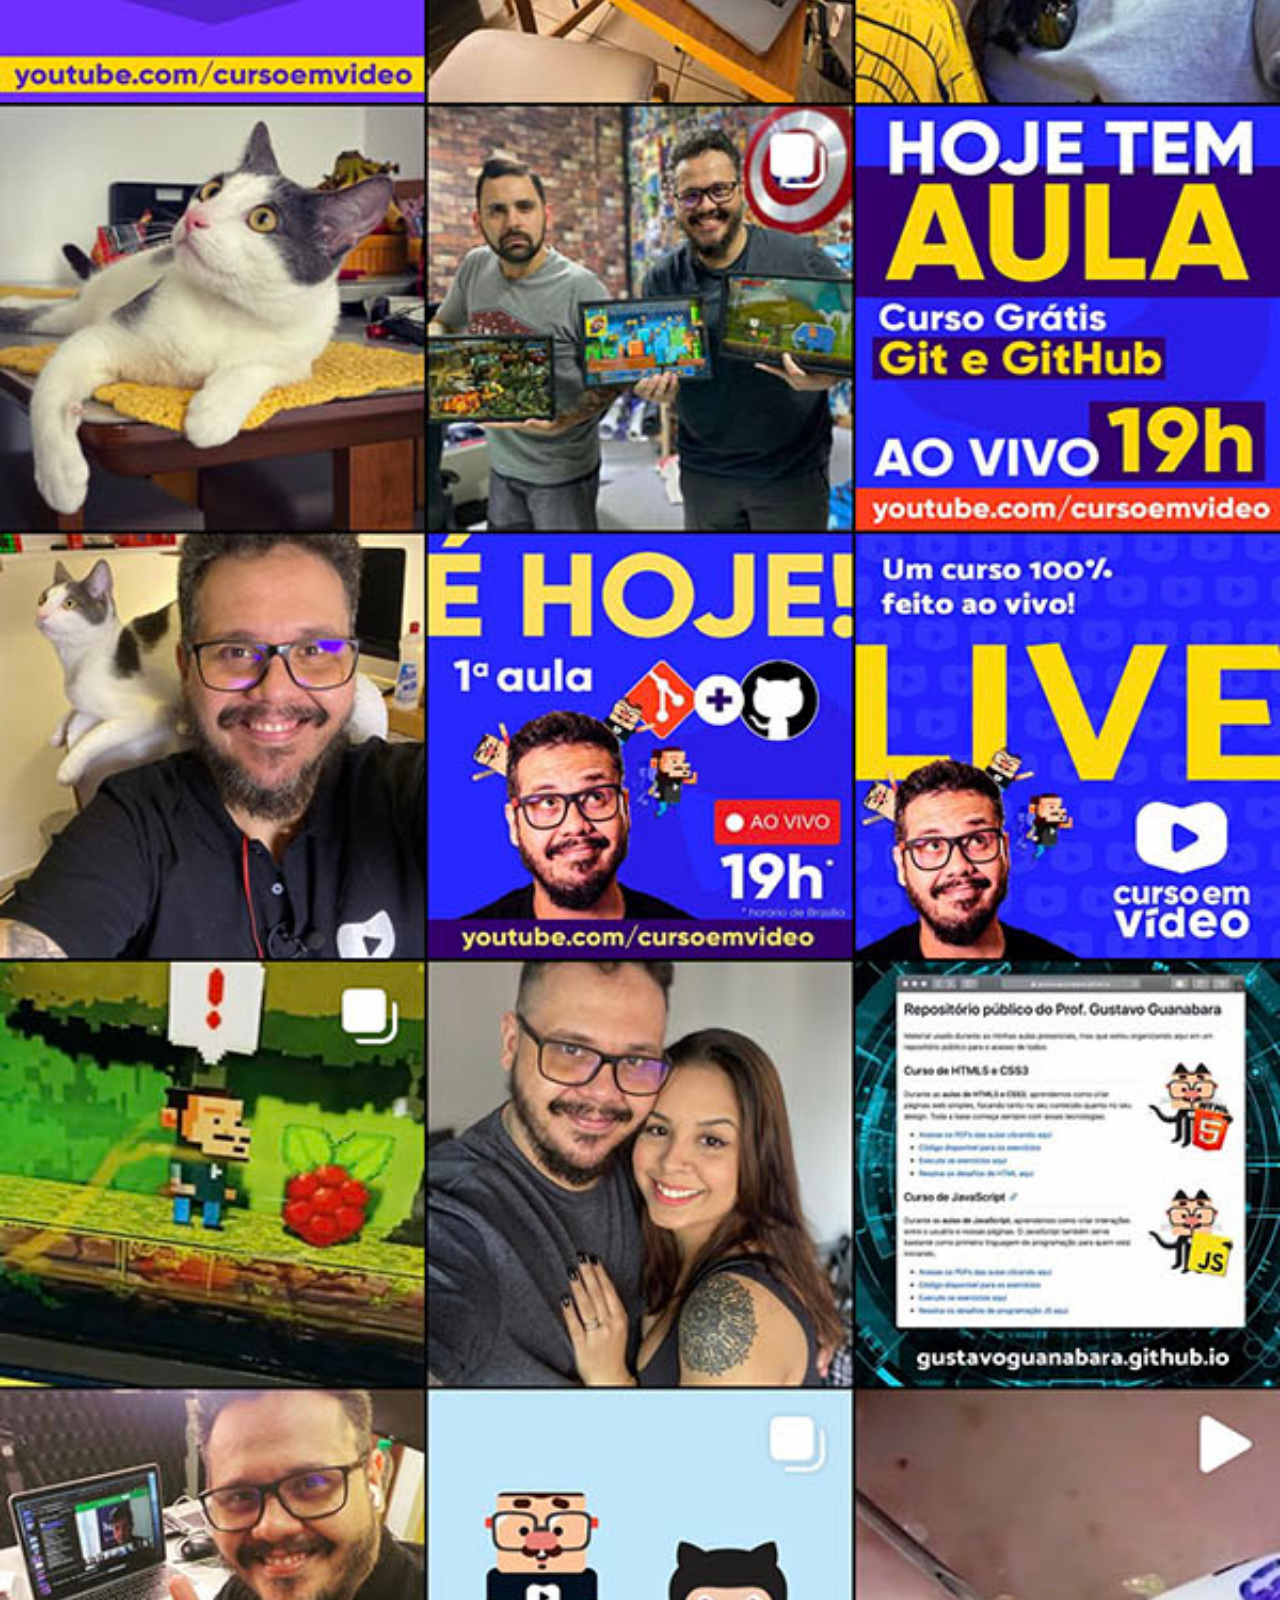
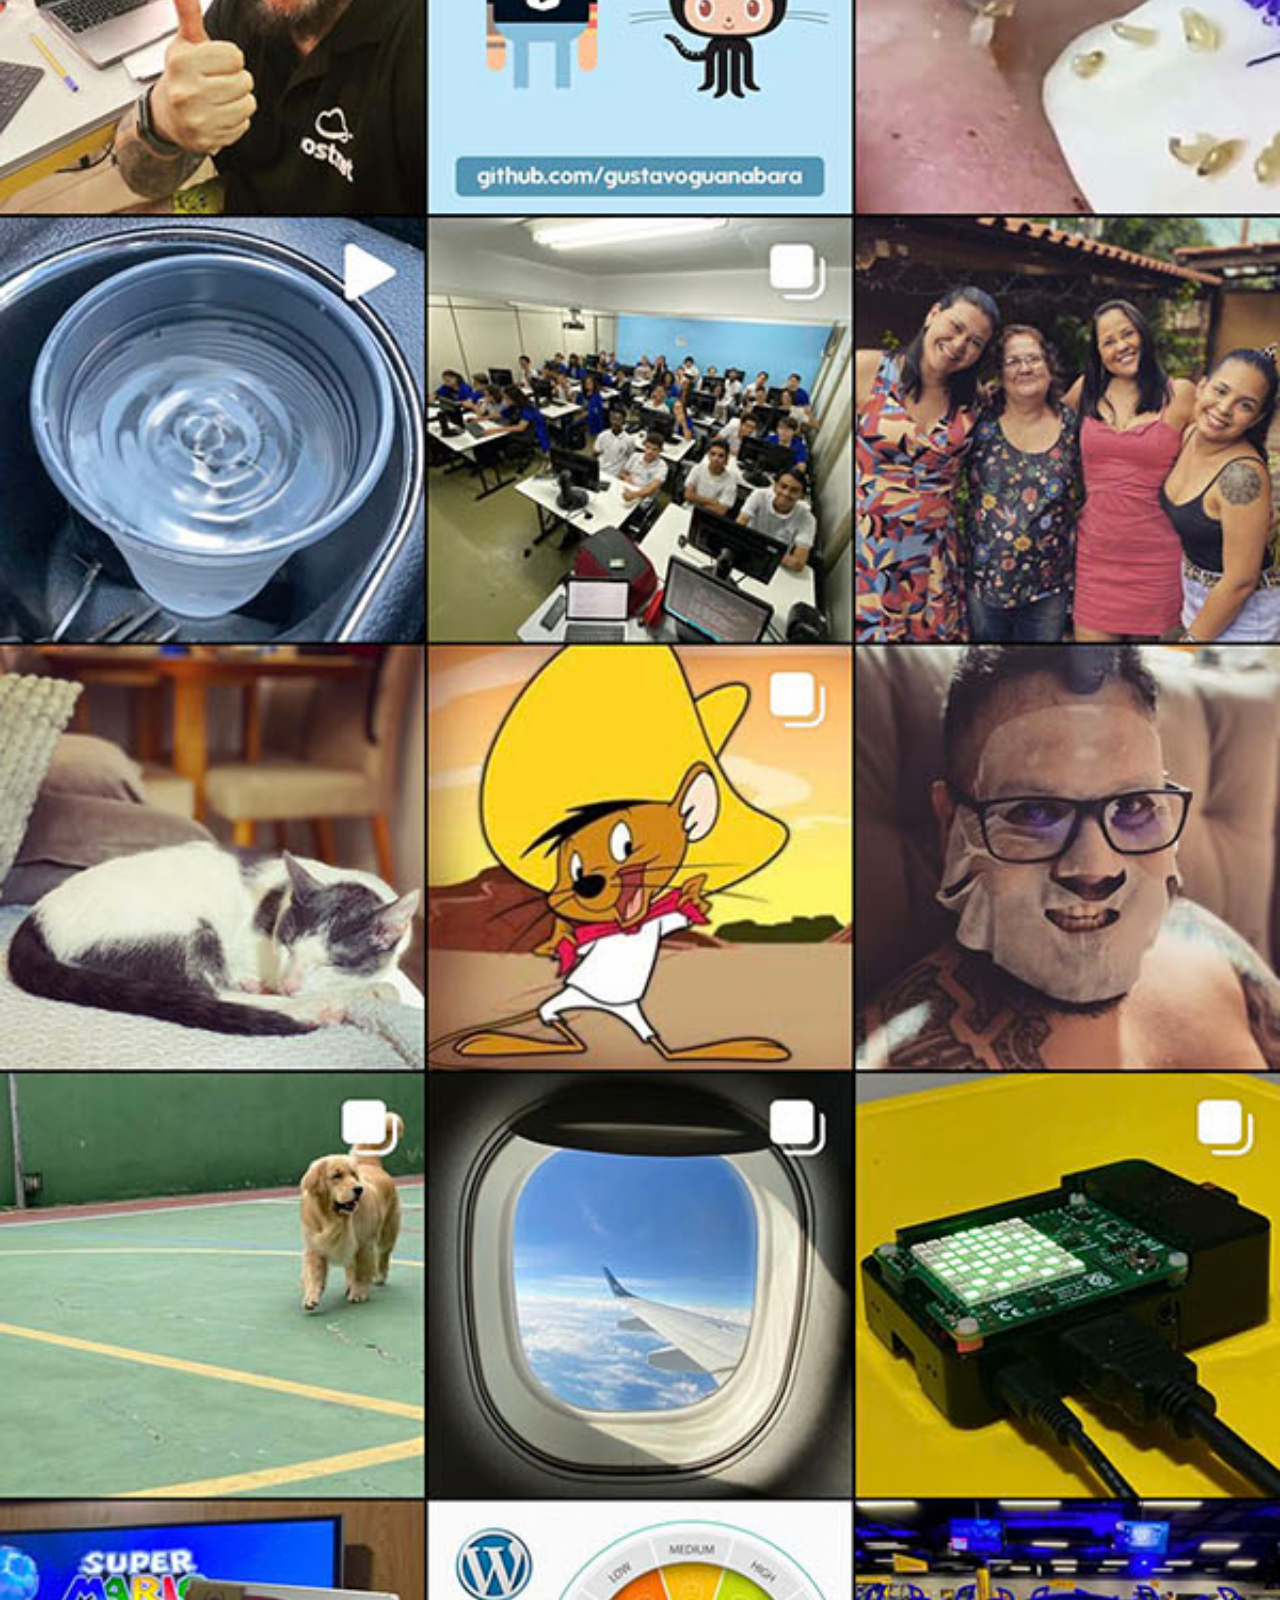
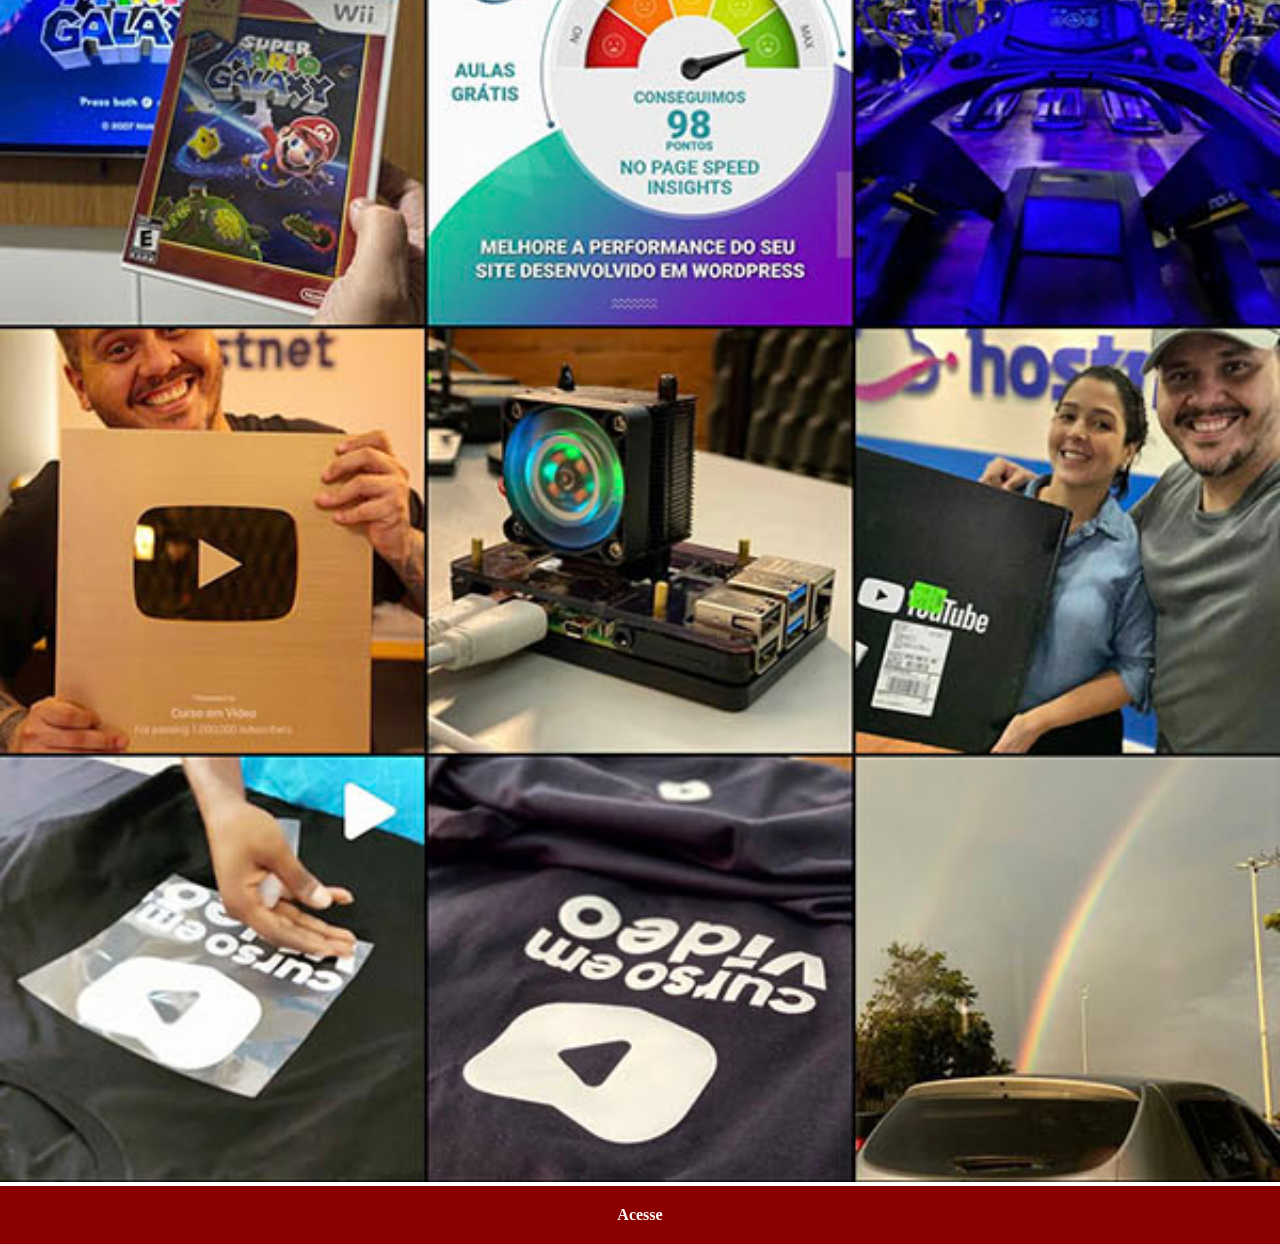
<file: insta.html>
<!DOCTYPE html>
<html lang="pt-br">
<head>
    <meta charset="UTF-8">
    <meta name="viewport" content="width=device-width, initial-scale=1.0">
    <title>Instagram</title>
    <link rel="stylesheet" href="estilos/social.css">
</head>
<body>
    <img src="imagens/tela-instagram.jpg" alt="Instagram">
    <a href="https://www.instagram.com/gustavoguanabara/" target="_blank">Acesse</a>
</body>
</html>
</file>
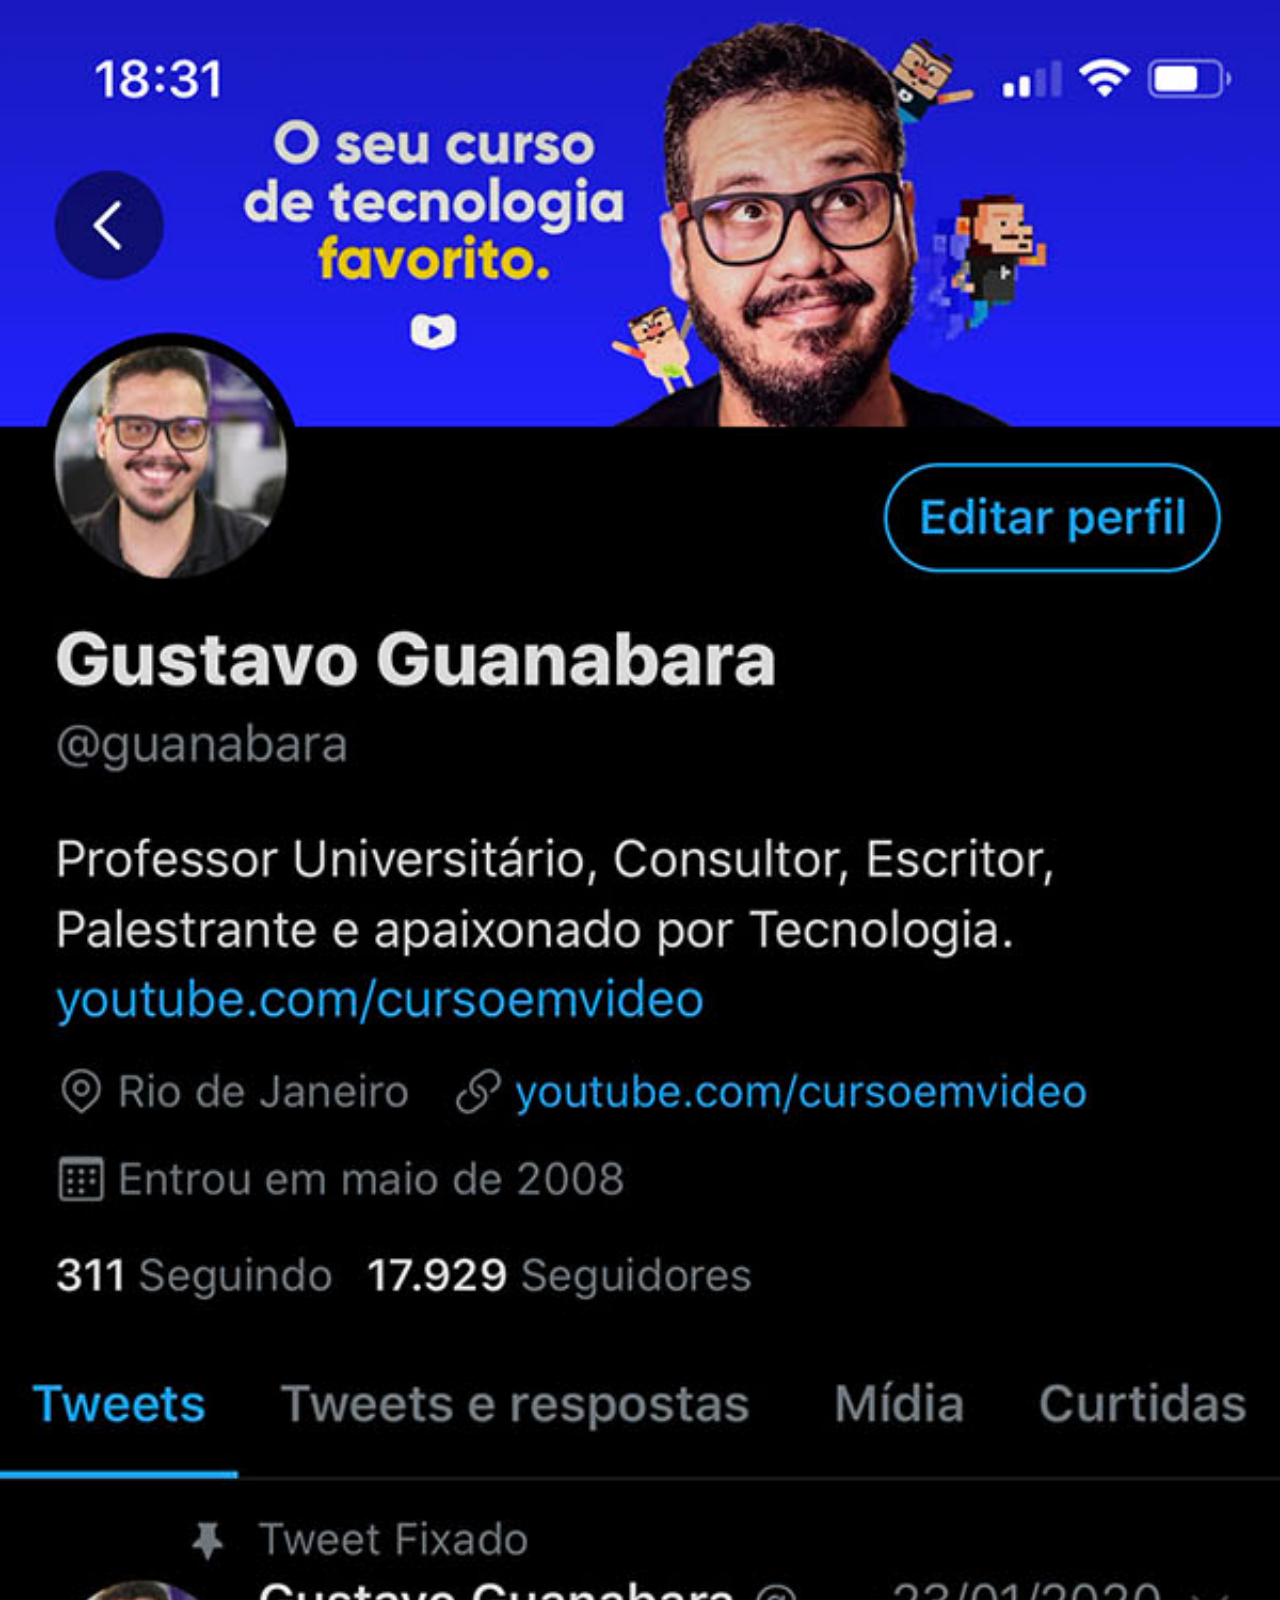
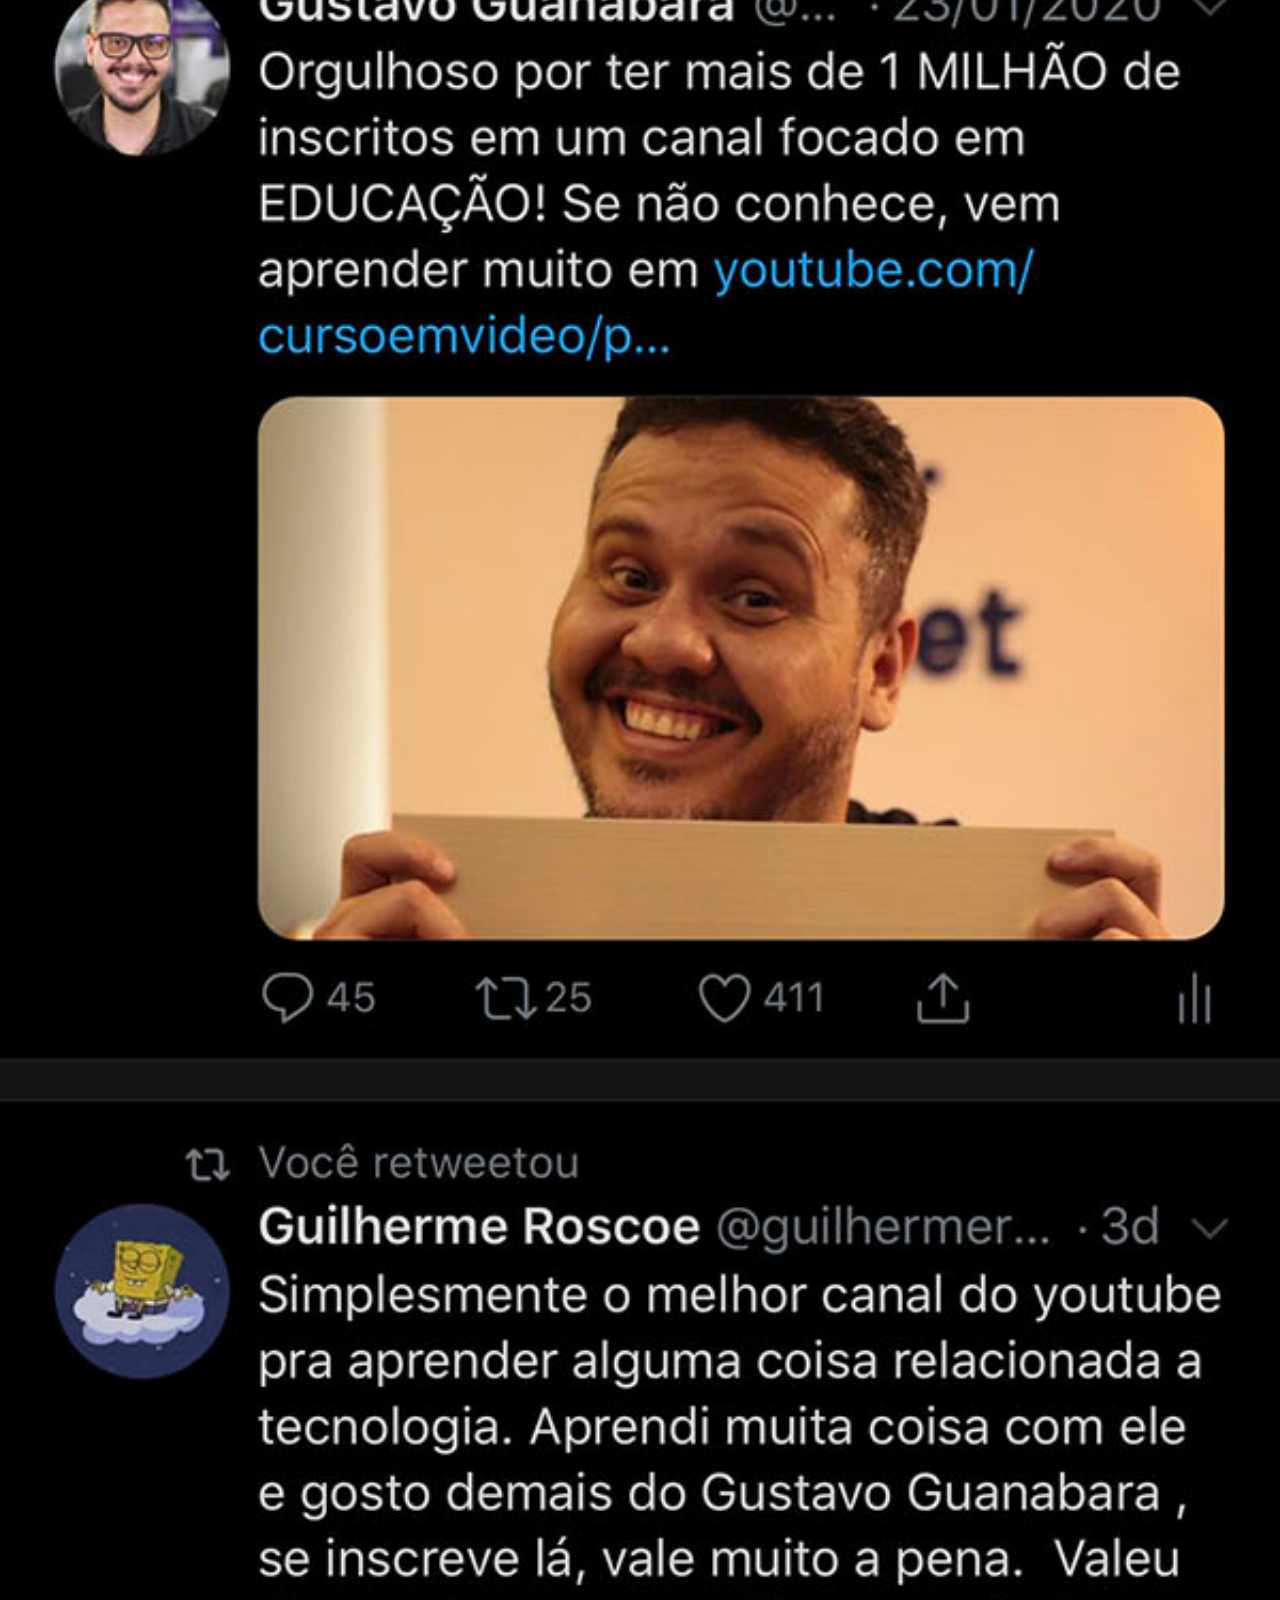
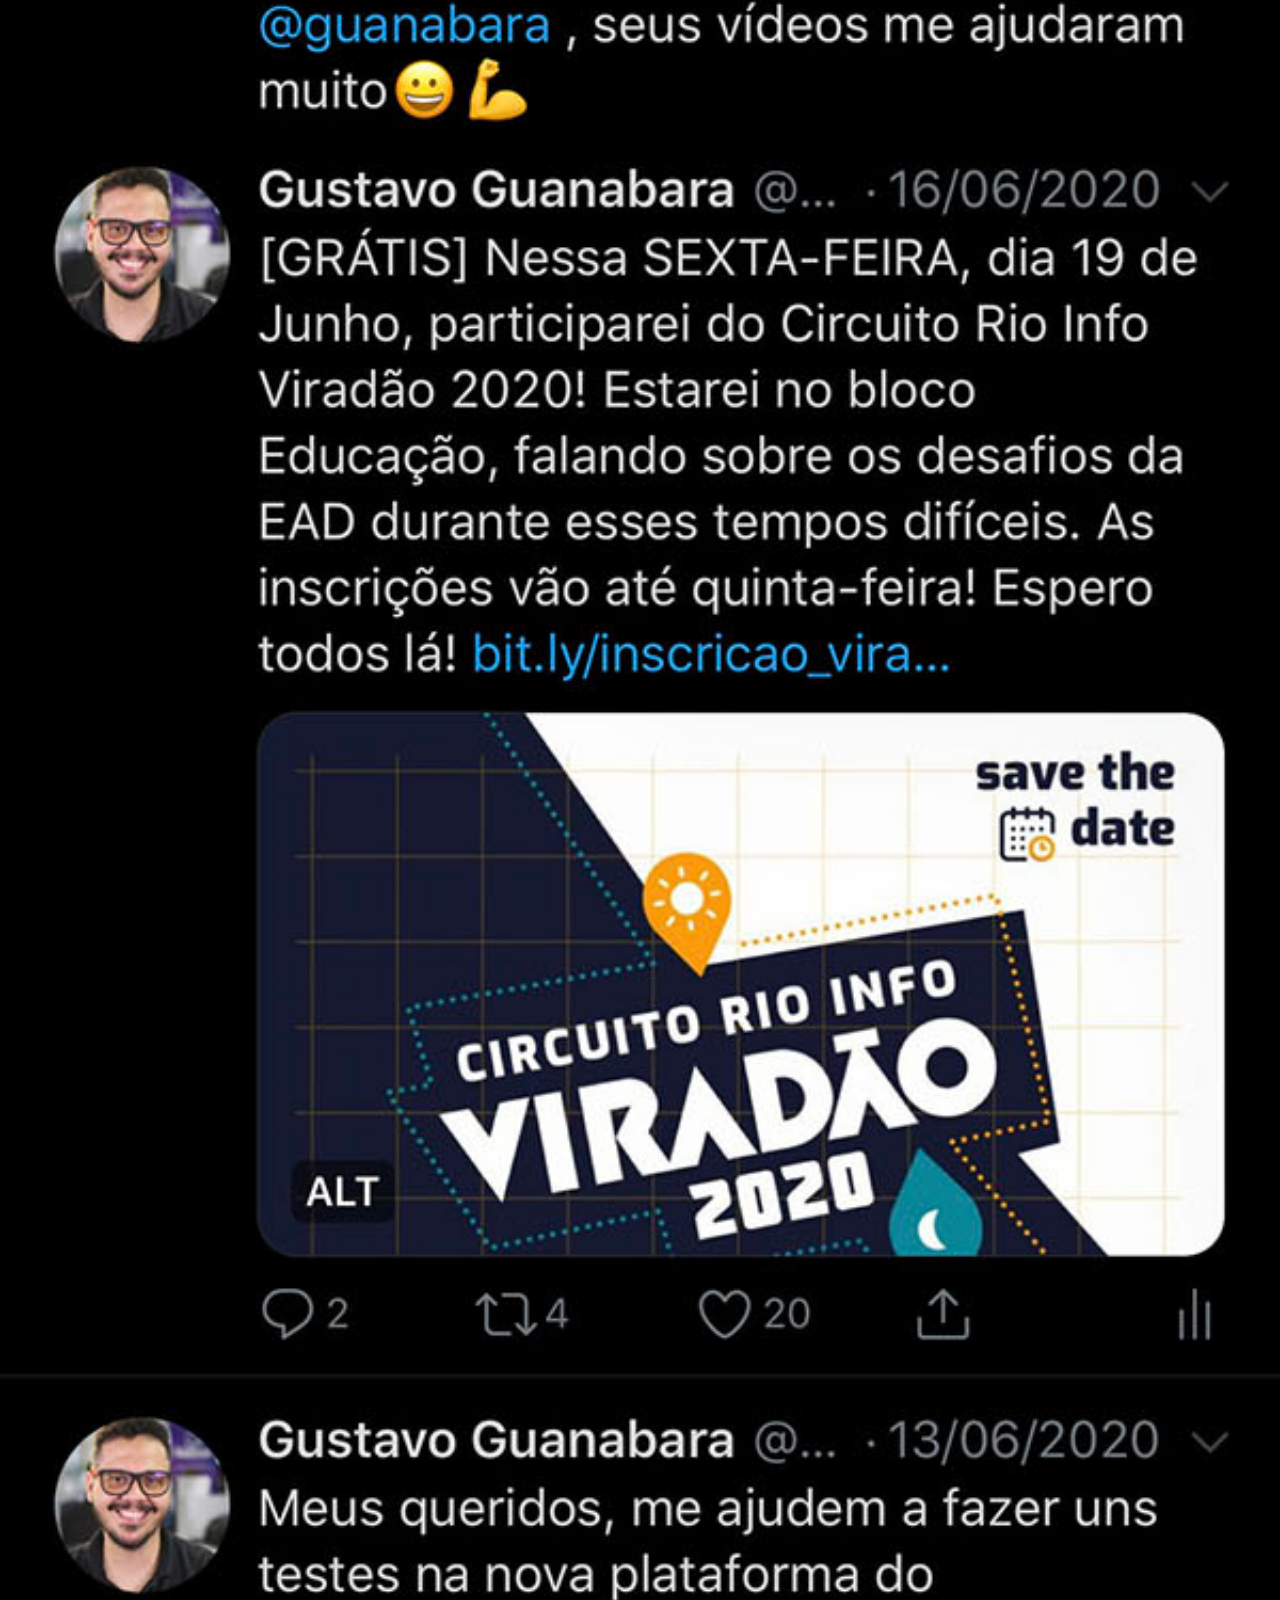
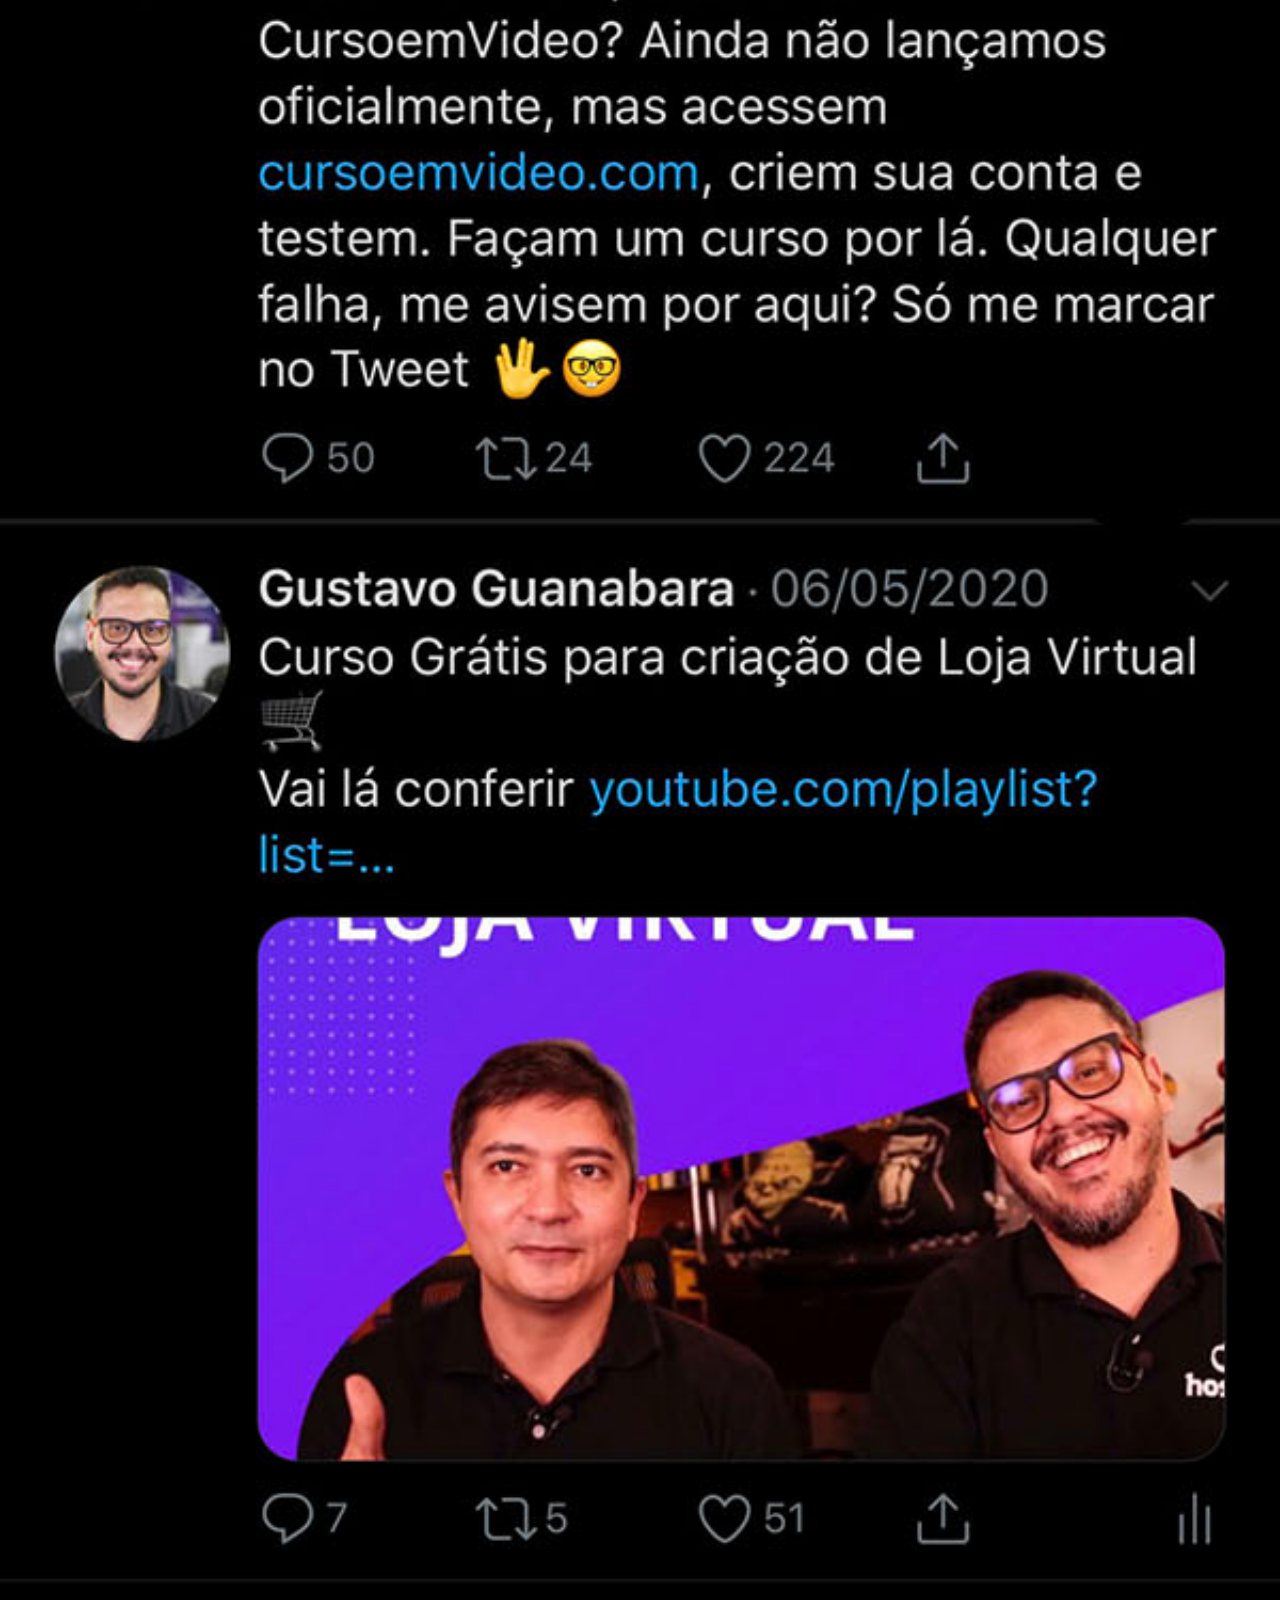
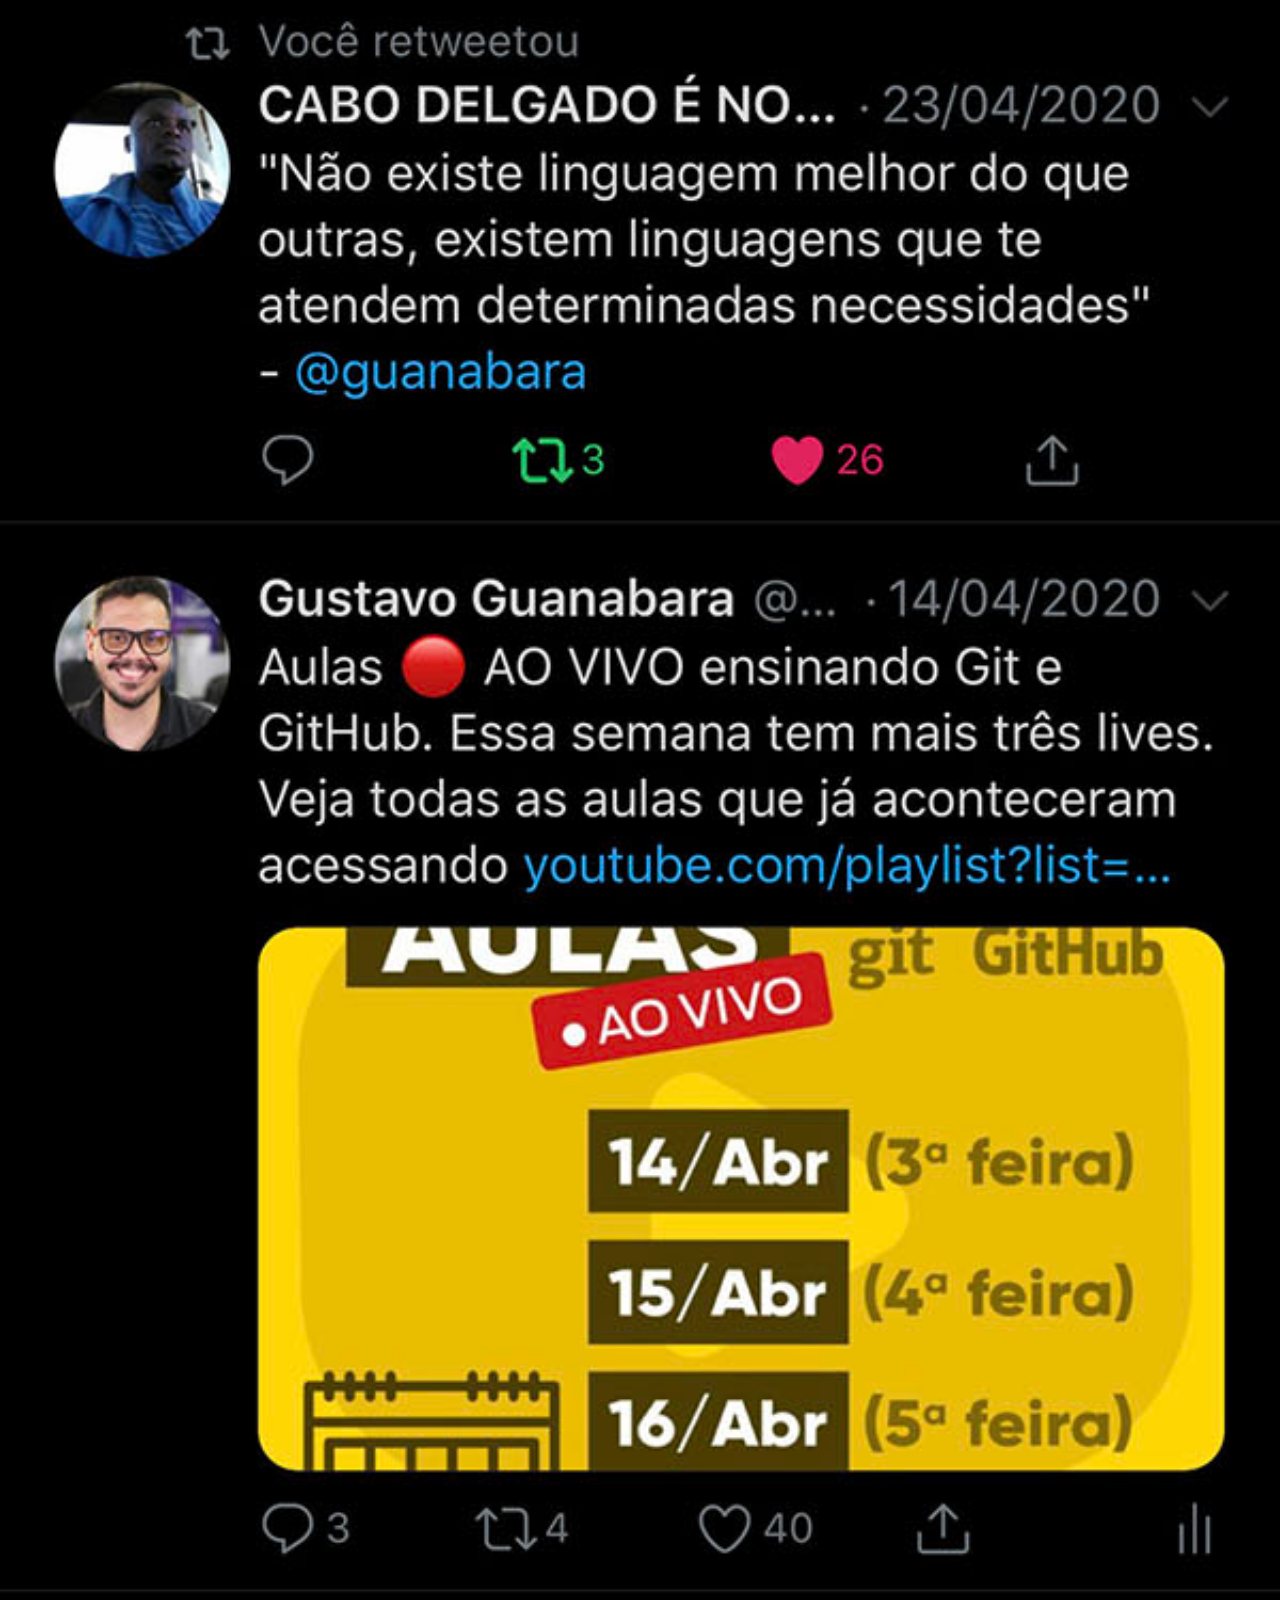
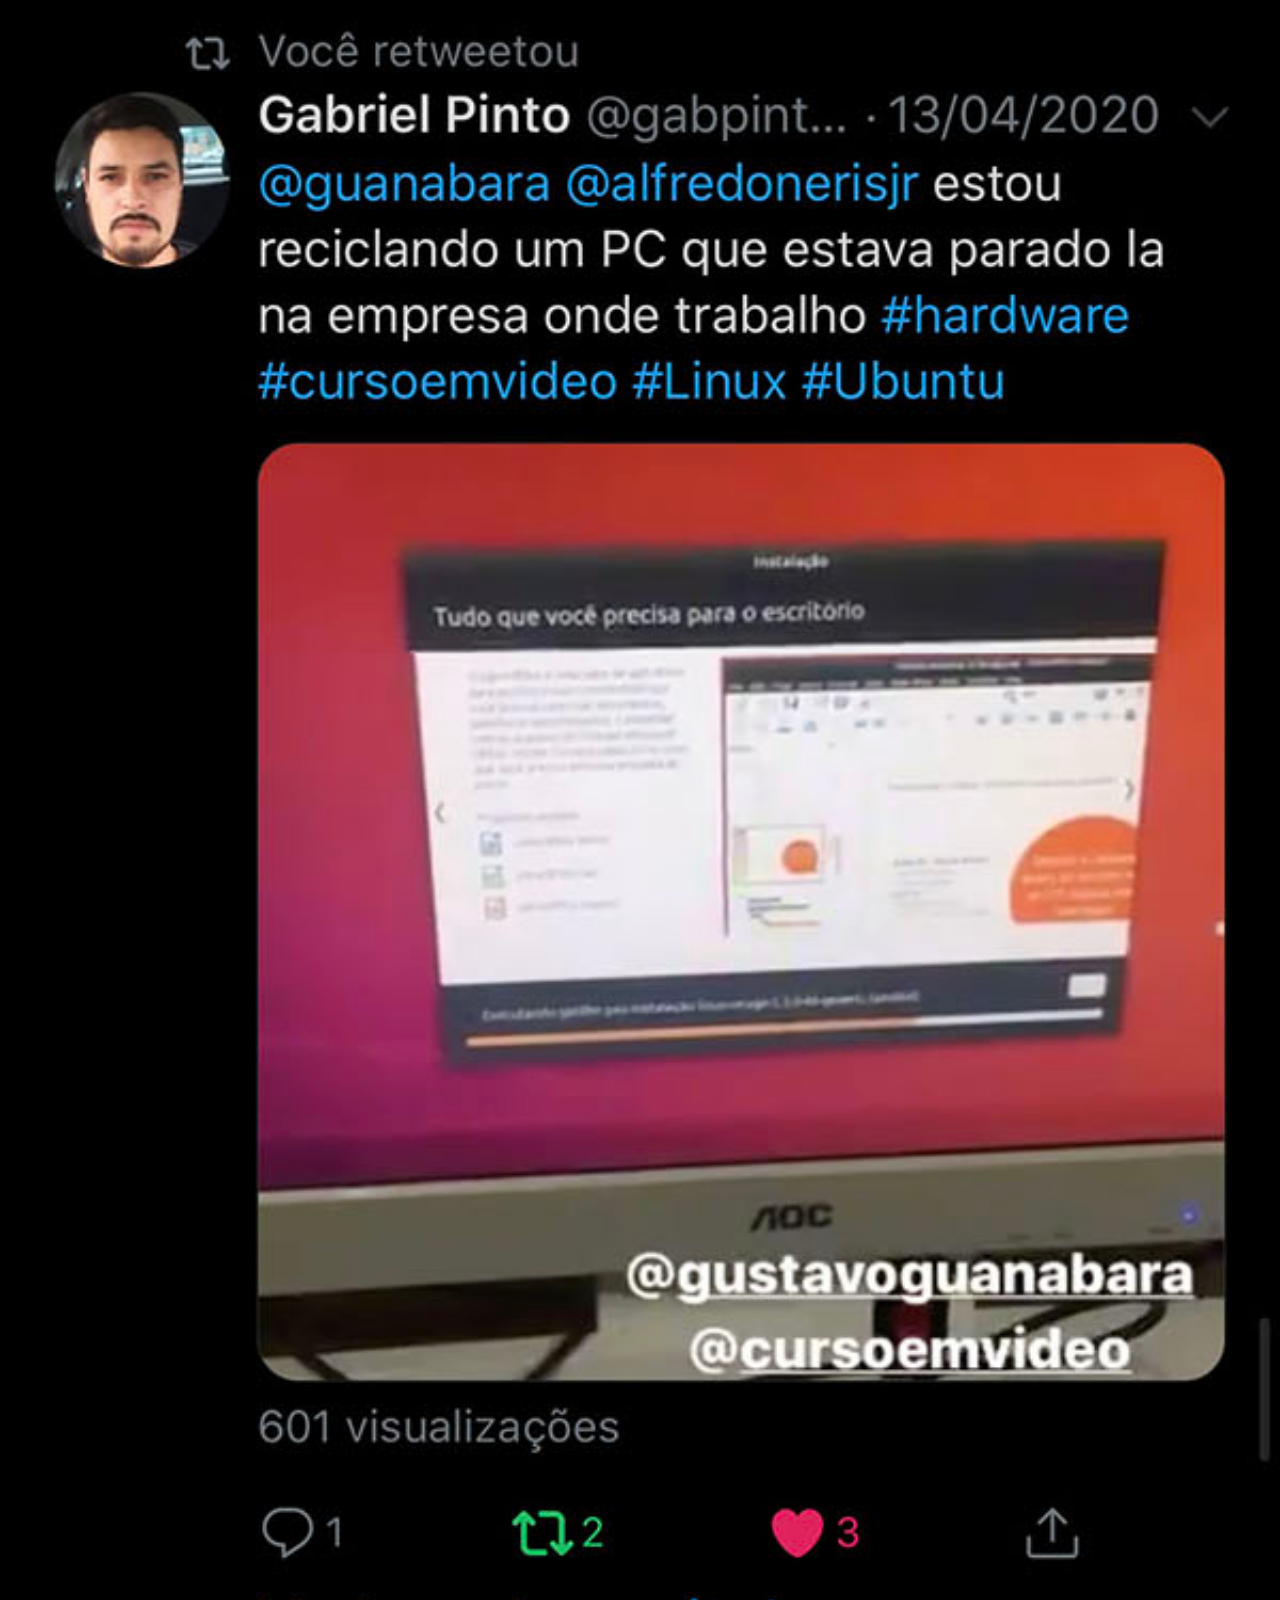
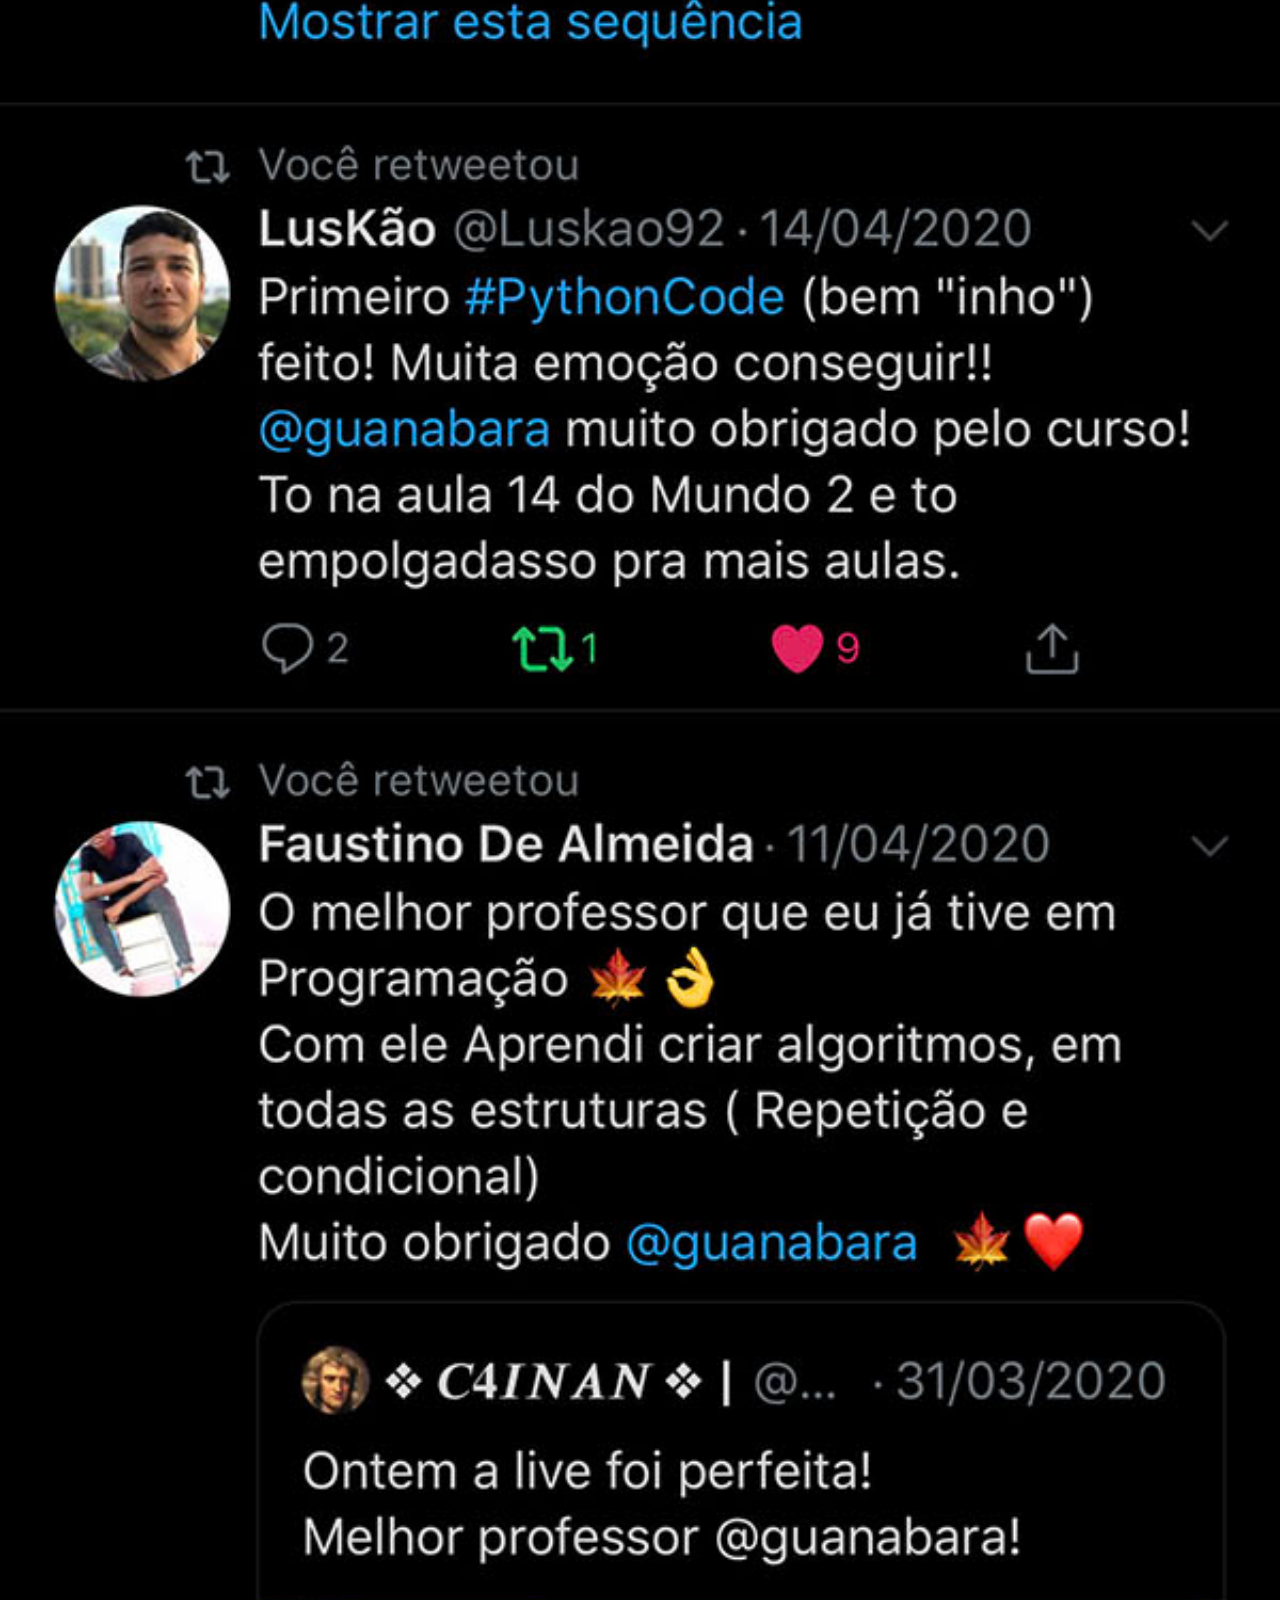
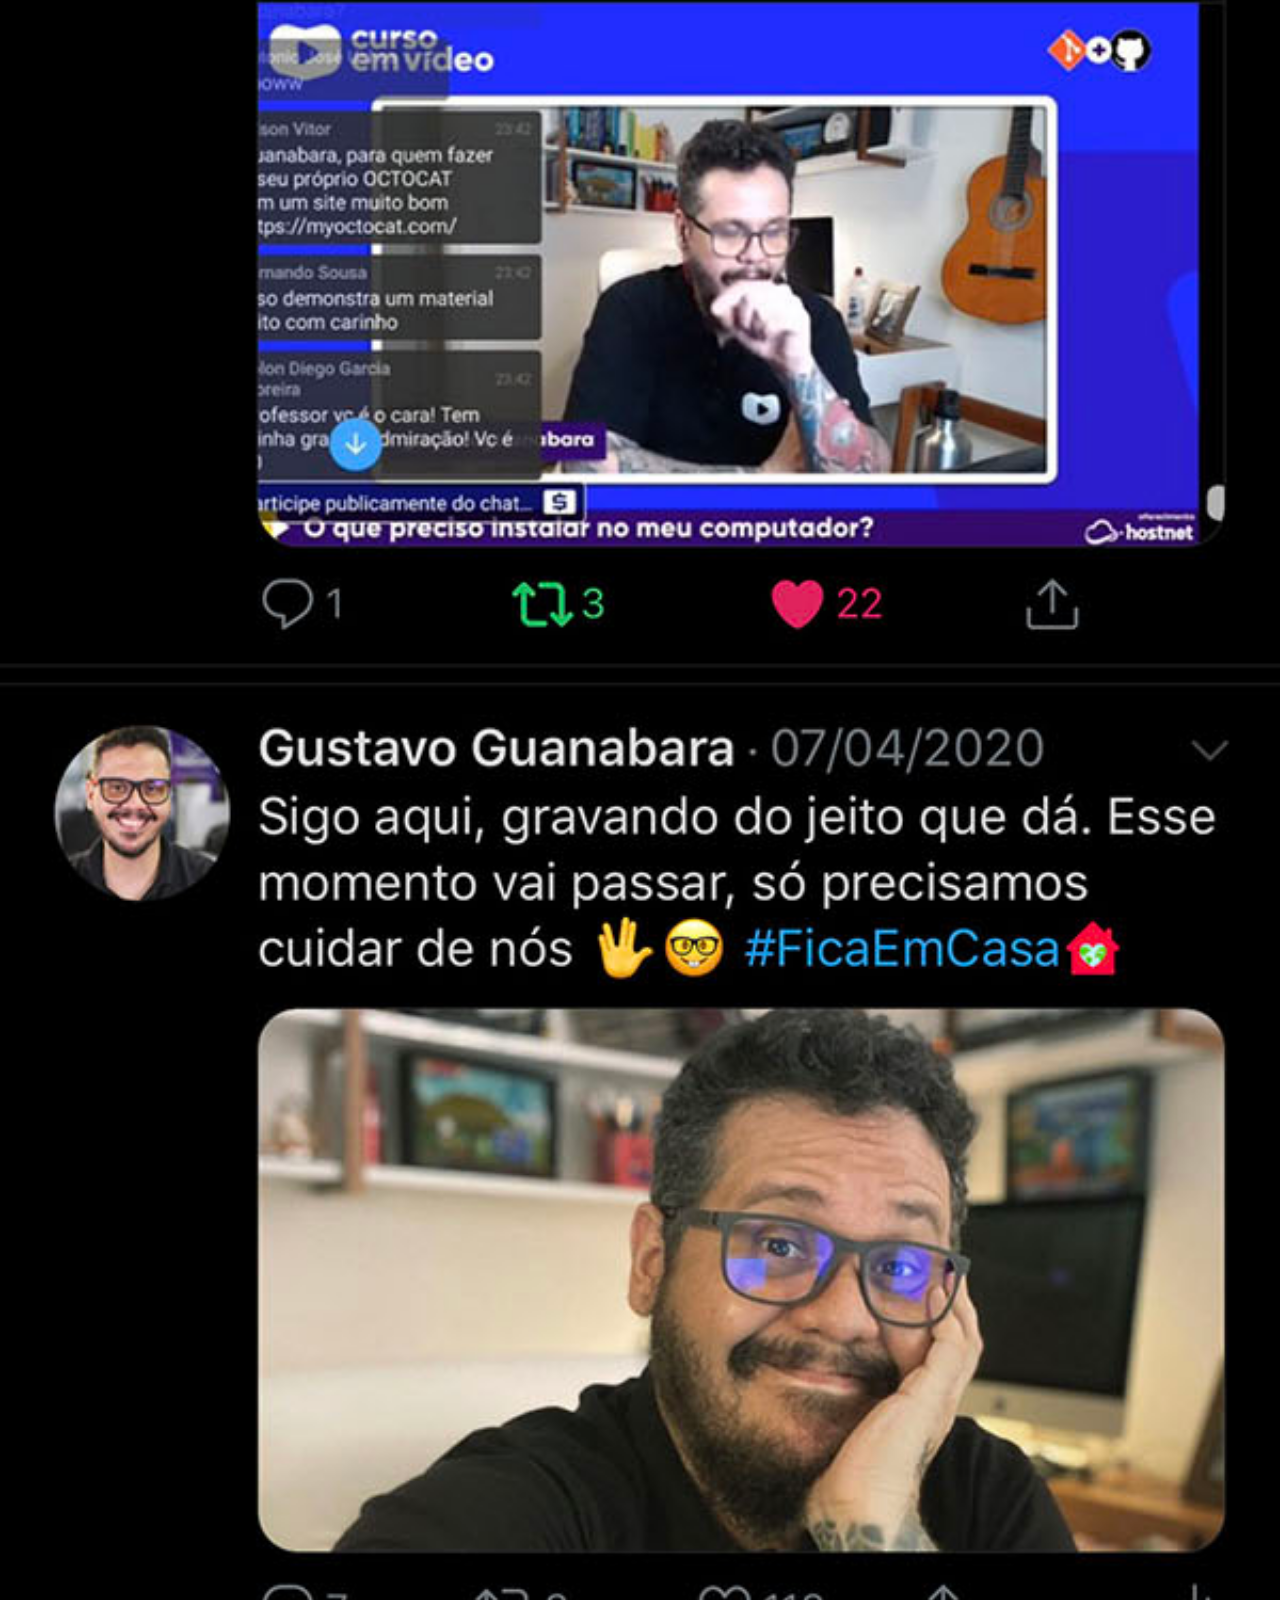
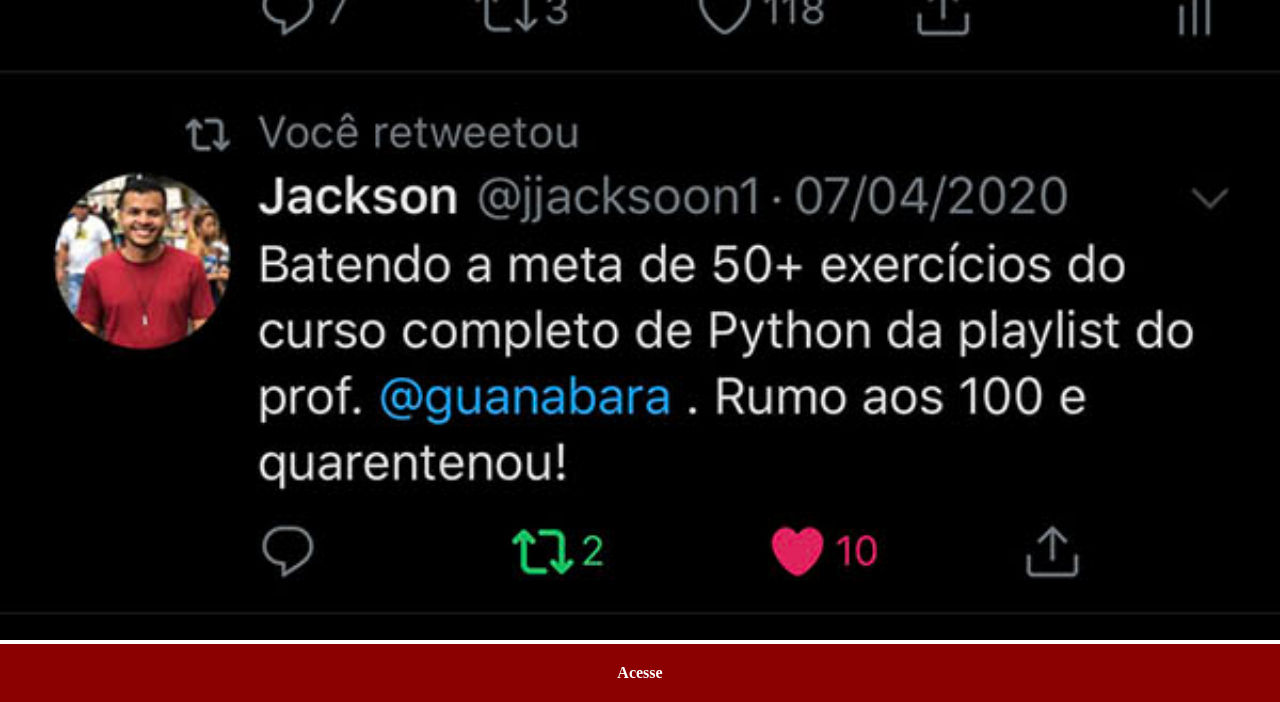
<file: twitter.html>
<!DOCTYPE html>
<html lang="pt-br">
<head>
    <meta charset="UTF-8">
    <meta name="viewport" content="width=device-width, initial-scale=1.0">
    <title>Twitter</title>
    <link rel="stylesheet" href="estilos/social.css">
</head>
<body>
    <img src="imagens/tela-twitter.jpg" alt="Twitter">
    <a href="https://www.twitter.com/guanabara/" target="_blank">Acesse</a>
</body>
</html>
</file>
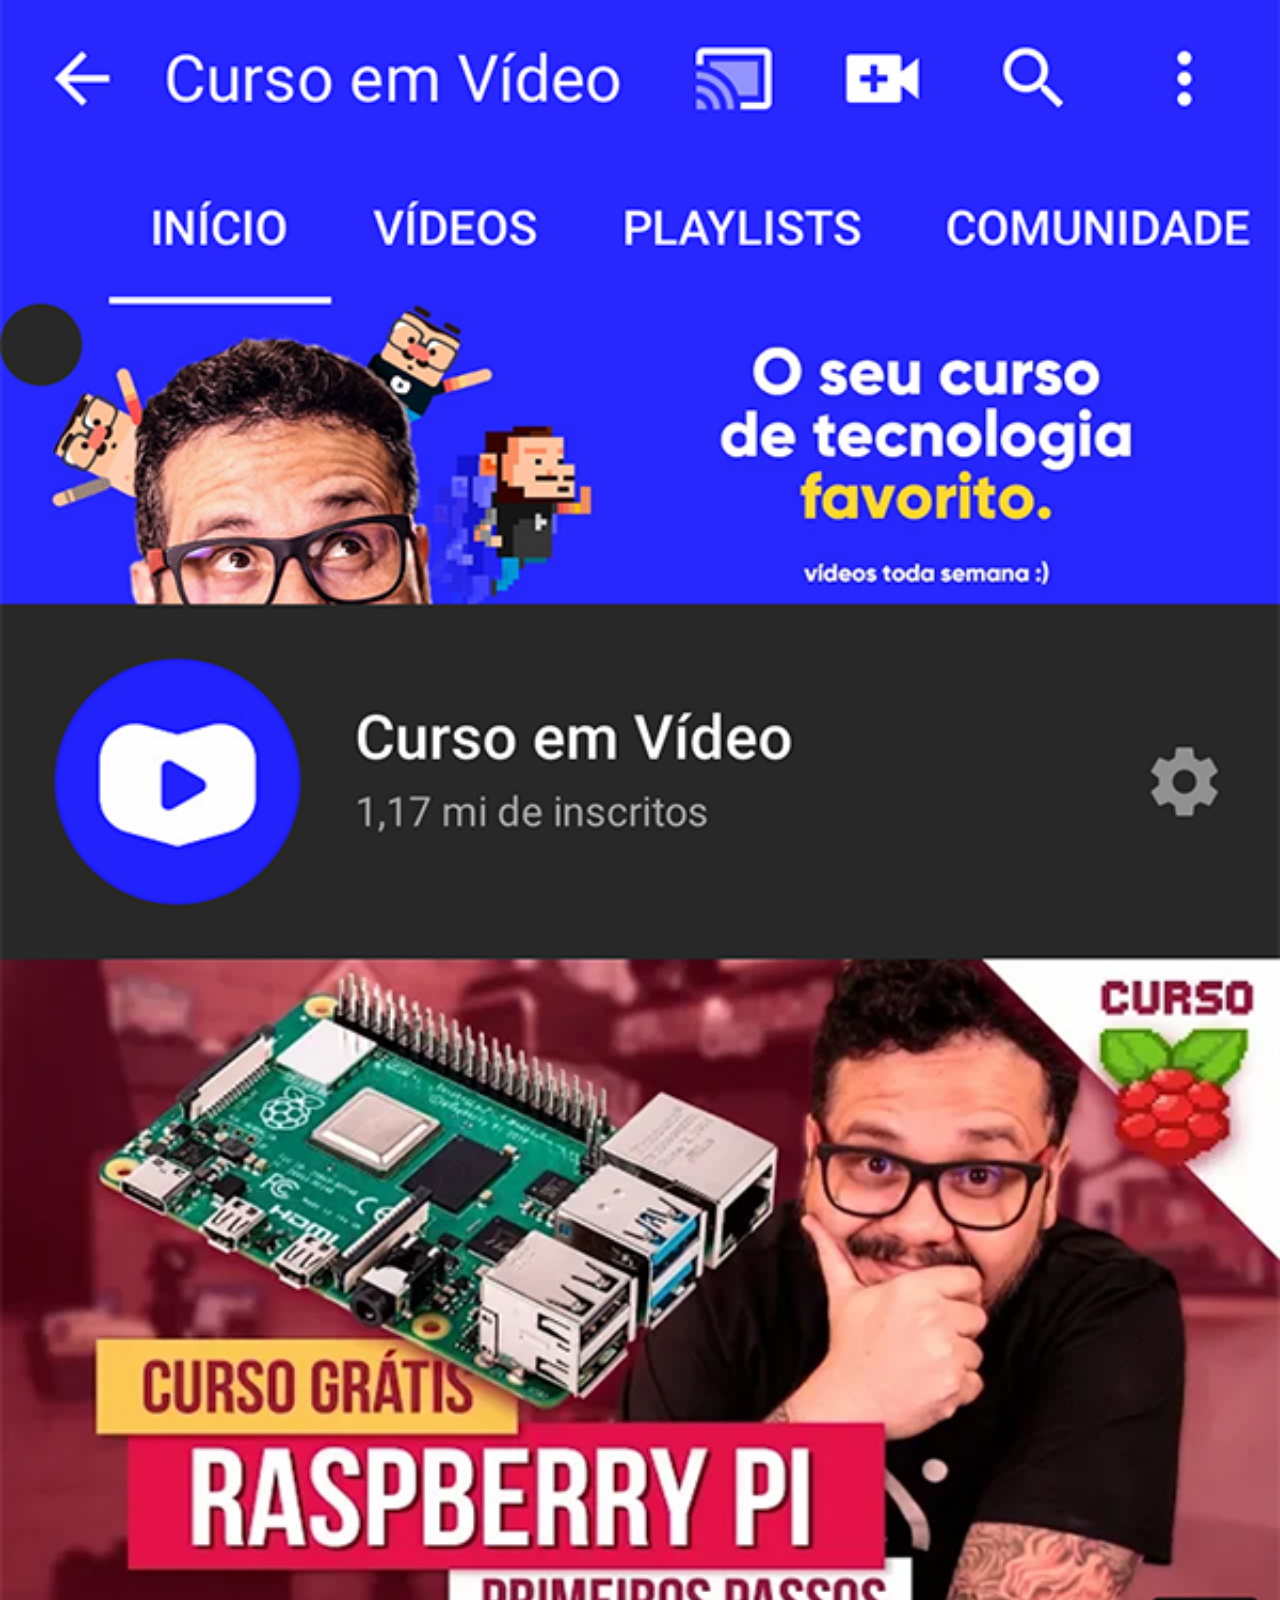
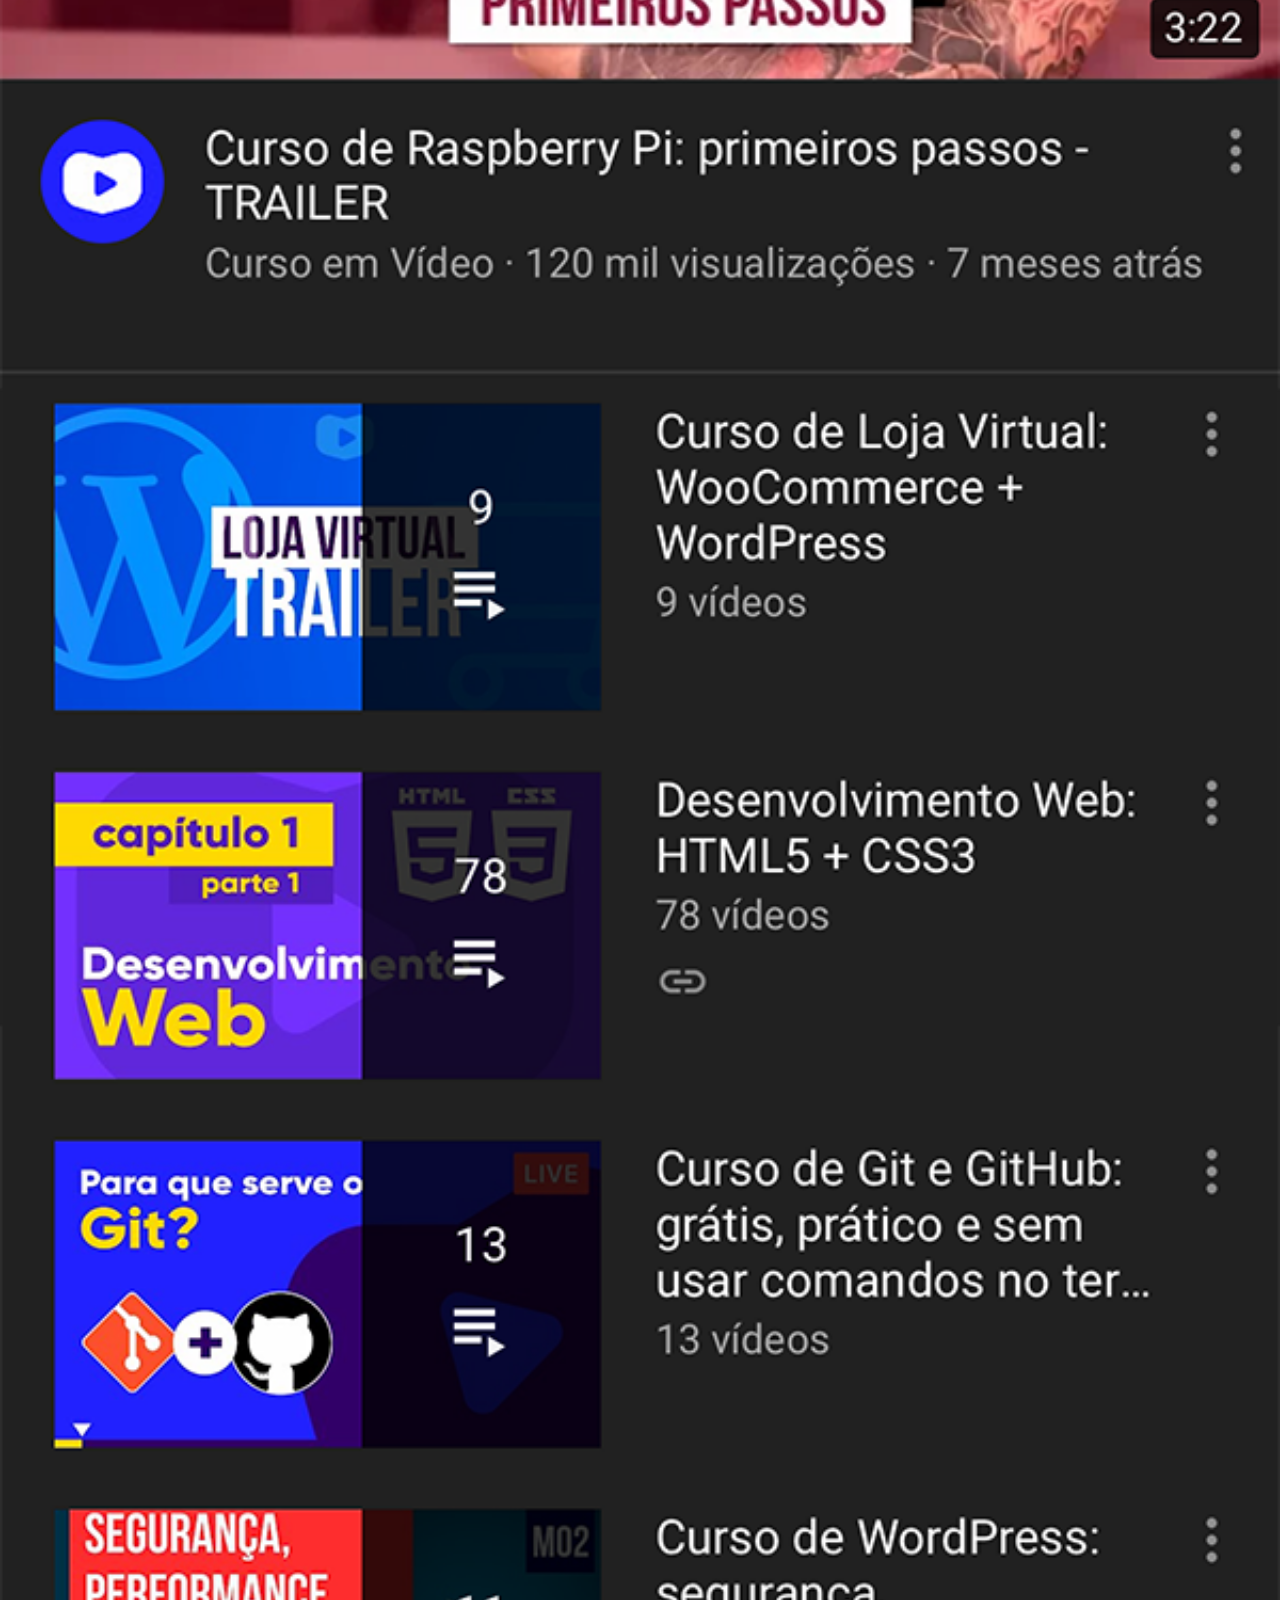
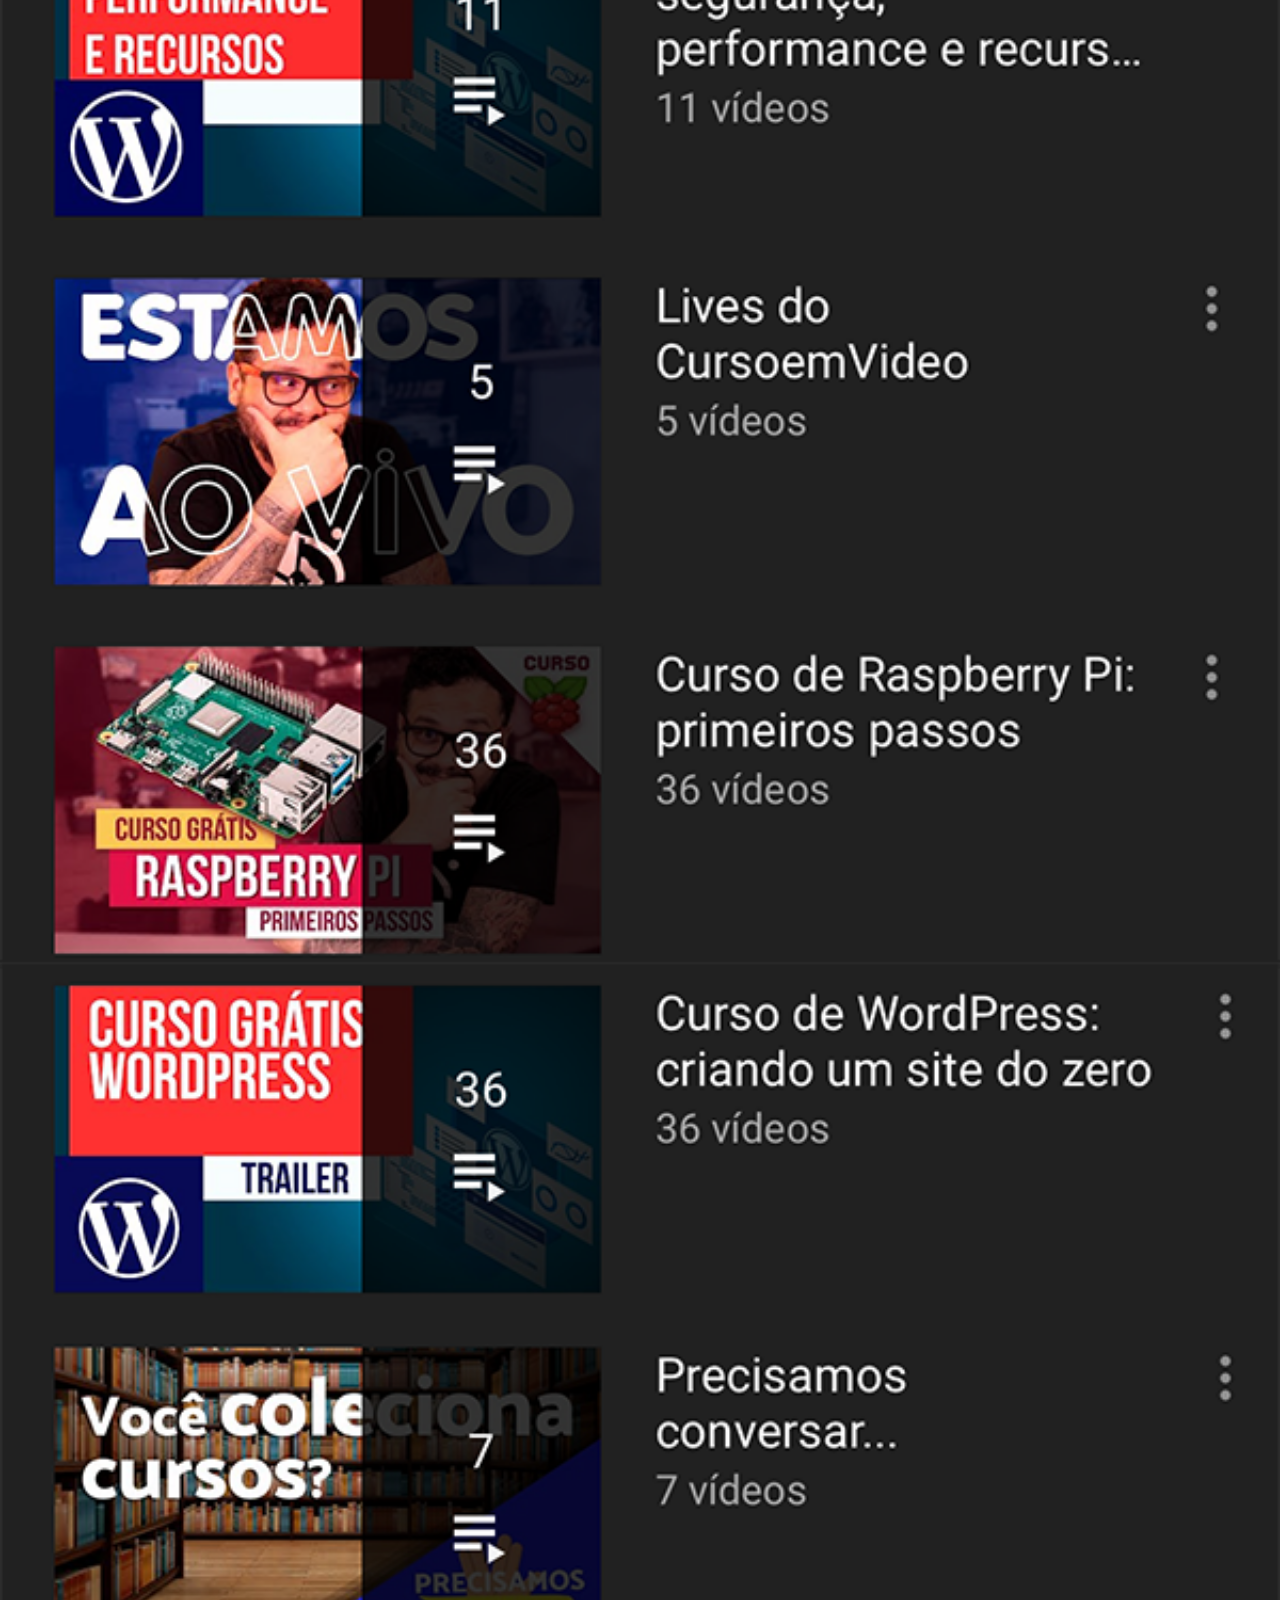
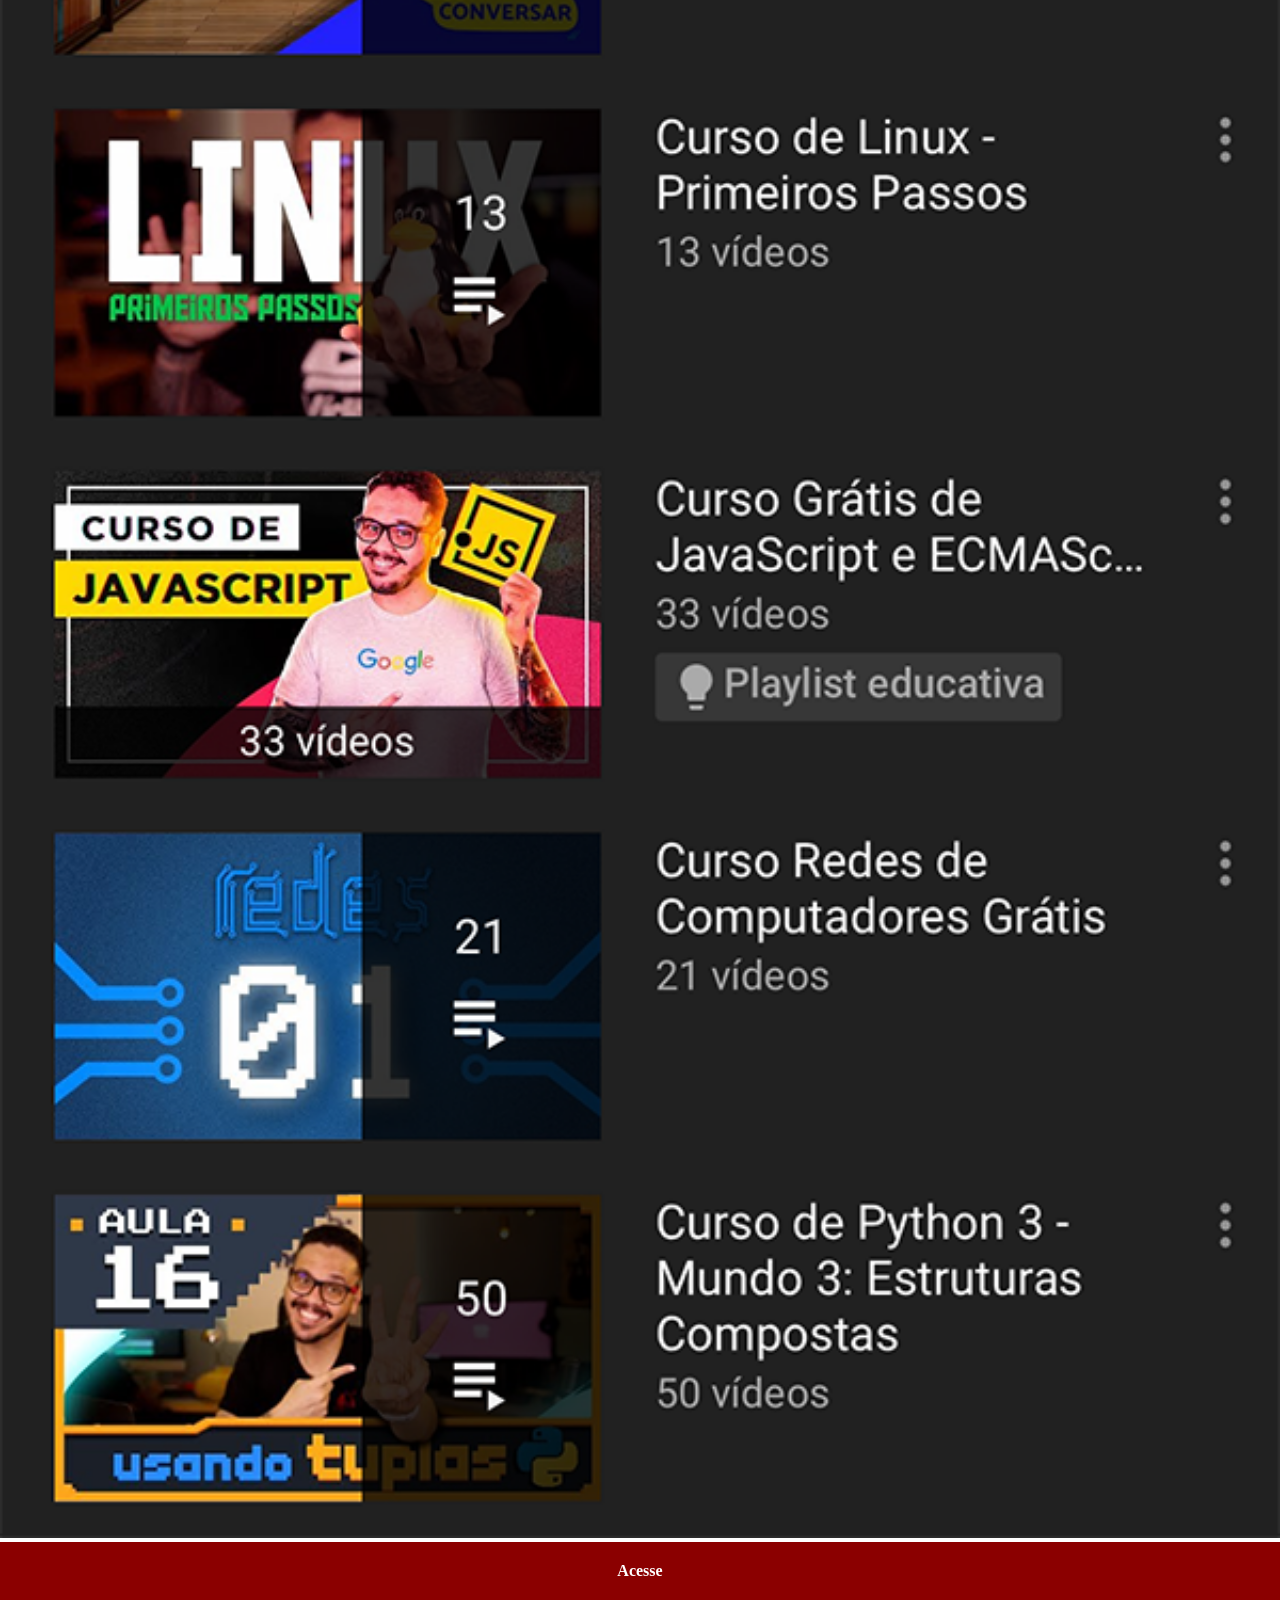
<file: youtube.html>
<!DOCTYPE html>
<html lang="pt-br">
<head>
    <meta charset="UTF-8">
    <meta name="viewport" content="width=device-width, initial-scale=1.0">
    <title>Youtube</title>

    <link rel="stylesheet" href="estilos/social.css">

</head>
<body>
    <img src="imagens/tela-youtube.png" alt="Youtube">
    <a href="https://www.youtube.com/user/cursosemvideo/playlists" target="_blank">Acesse</a>
</body>
</html>
</file>
<file: estilos/style.css>
@charset "UTF-8";

* {
    margin: 0px;
    padding: 0px;
    font-family: Arial, Helvetica, sans-serif;
}

html, body {
    height: 100vh;
    width: 100vw;
    background-color: black;
}

body {
    background: url('../imagens/fundo-madeira.jpg') no-repeat top center;
    background-size: cover;
    background-attachment: fixed;
}

main {
    height: 100vh;
    position: relative;
   
}

section#telefone {
    position: absolute;
    top: 50%;
    left: 50%;
    transform: translate(-50%, -50%);
    height: 627px;
    width: 311px;
    background: url('../imagens/frame-iphone.png') no-repeat;
    
}

iframe#tela {
    position: relative;
    top:  80px;
    left: 22px;
    width: 267px;
    height: 471px;
}

section#redes-sociais {
    text-align: right;
}


section#redes-sociais img {
    width: 50px;
    margin: 10px;
    border-radius: 50%;
    box-shadow: 2px 2px 5px rgba(0, 0, 0, 0.404);
    box-sizing: border-box;
}

section#redes-sociais img:hover {
    border: 2px solid rgba(255, 255, 255, 0.644);
    transform: translate(-3px, -3px);
    box-shadow: 5px 5px 10px rgba(0, 0, 0, 0.603);
    transition: transform 0,5s;
}
</file>
<file: estilos/social.css>
@charset "UTF-8";

* {
    margin: 0px;
    padding: 0px;
}

::-webkit-scrollbar {
    width: 0px;
    height: 0px;
}

img {
    width: 100vw;

}

a {
    display: block;
    background-color: darkred;
    padding: 20px;
    text-align: center;
    font-weight: bolder;
    text-decoration: none;
    color: white;
}

a:hover {
    background-color: red;
}
</file>
